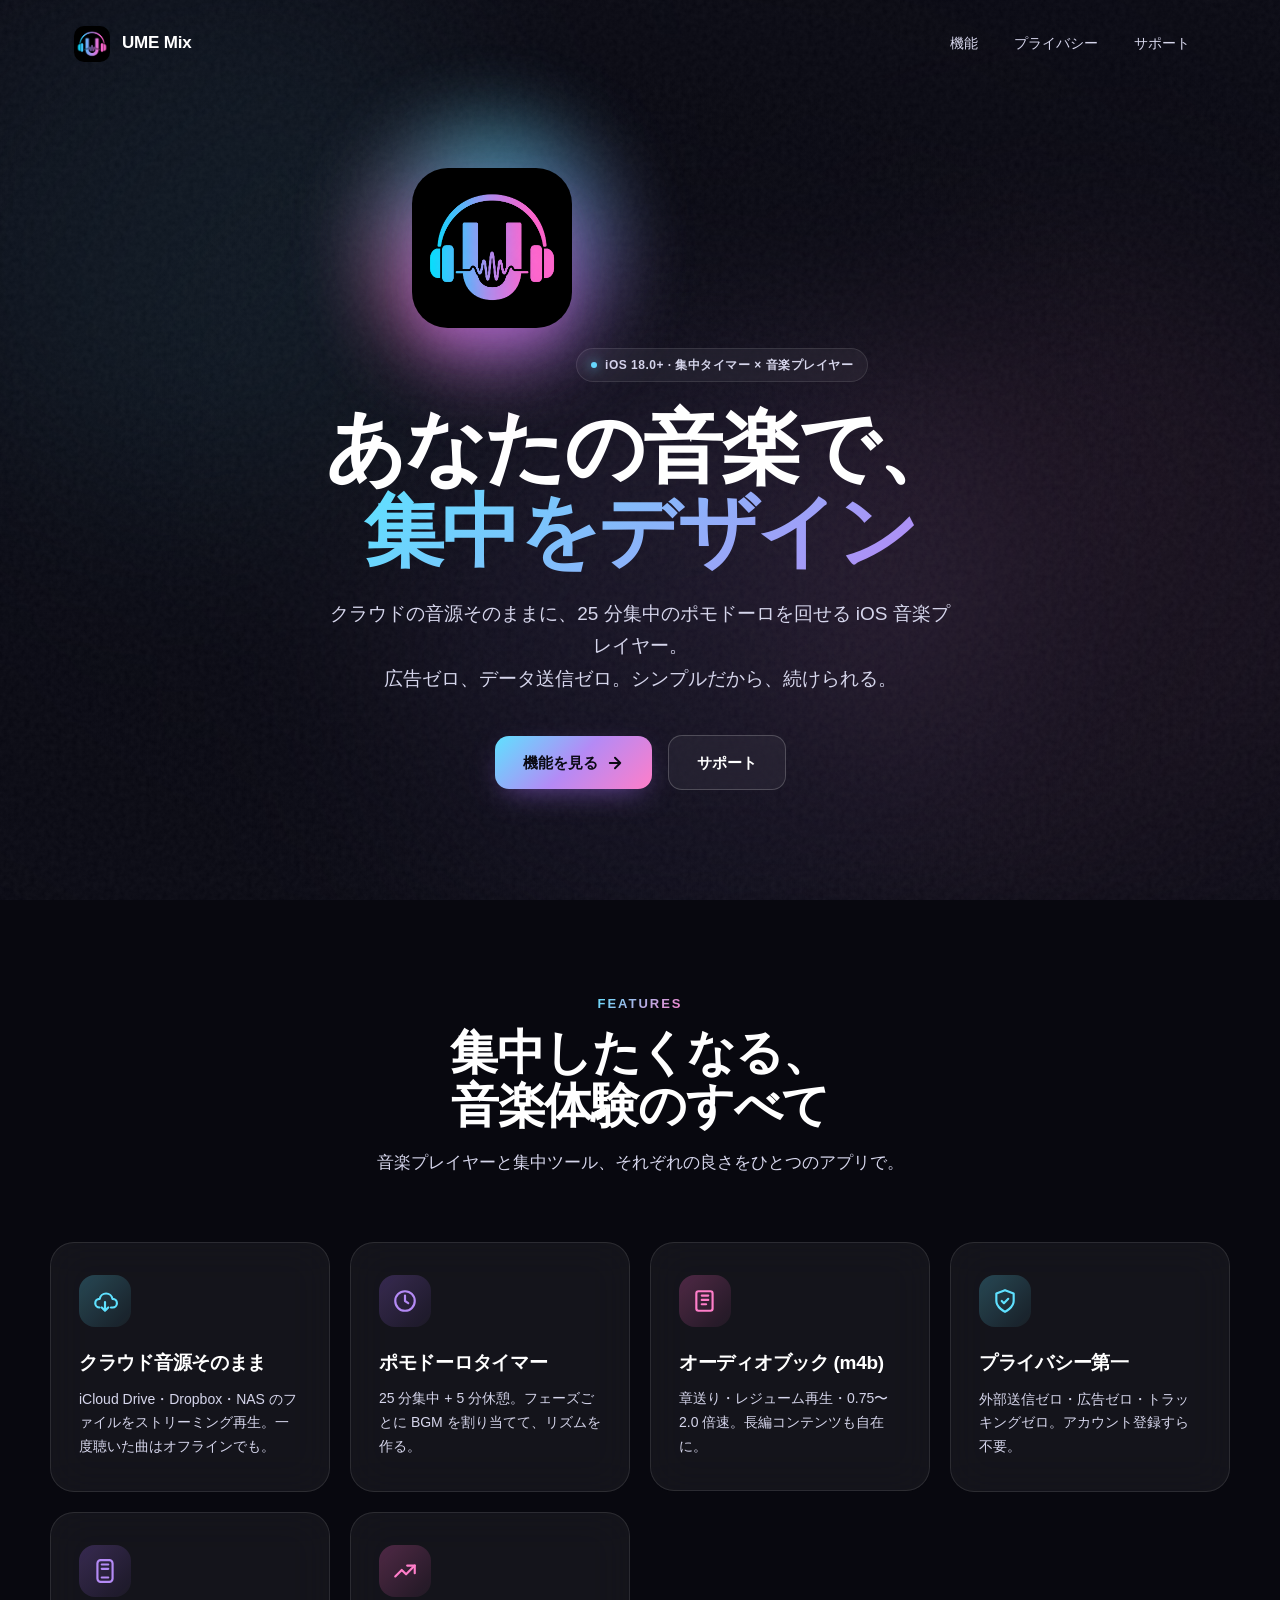
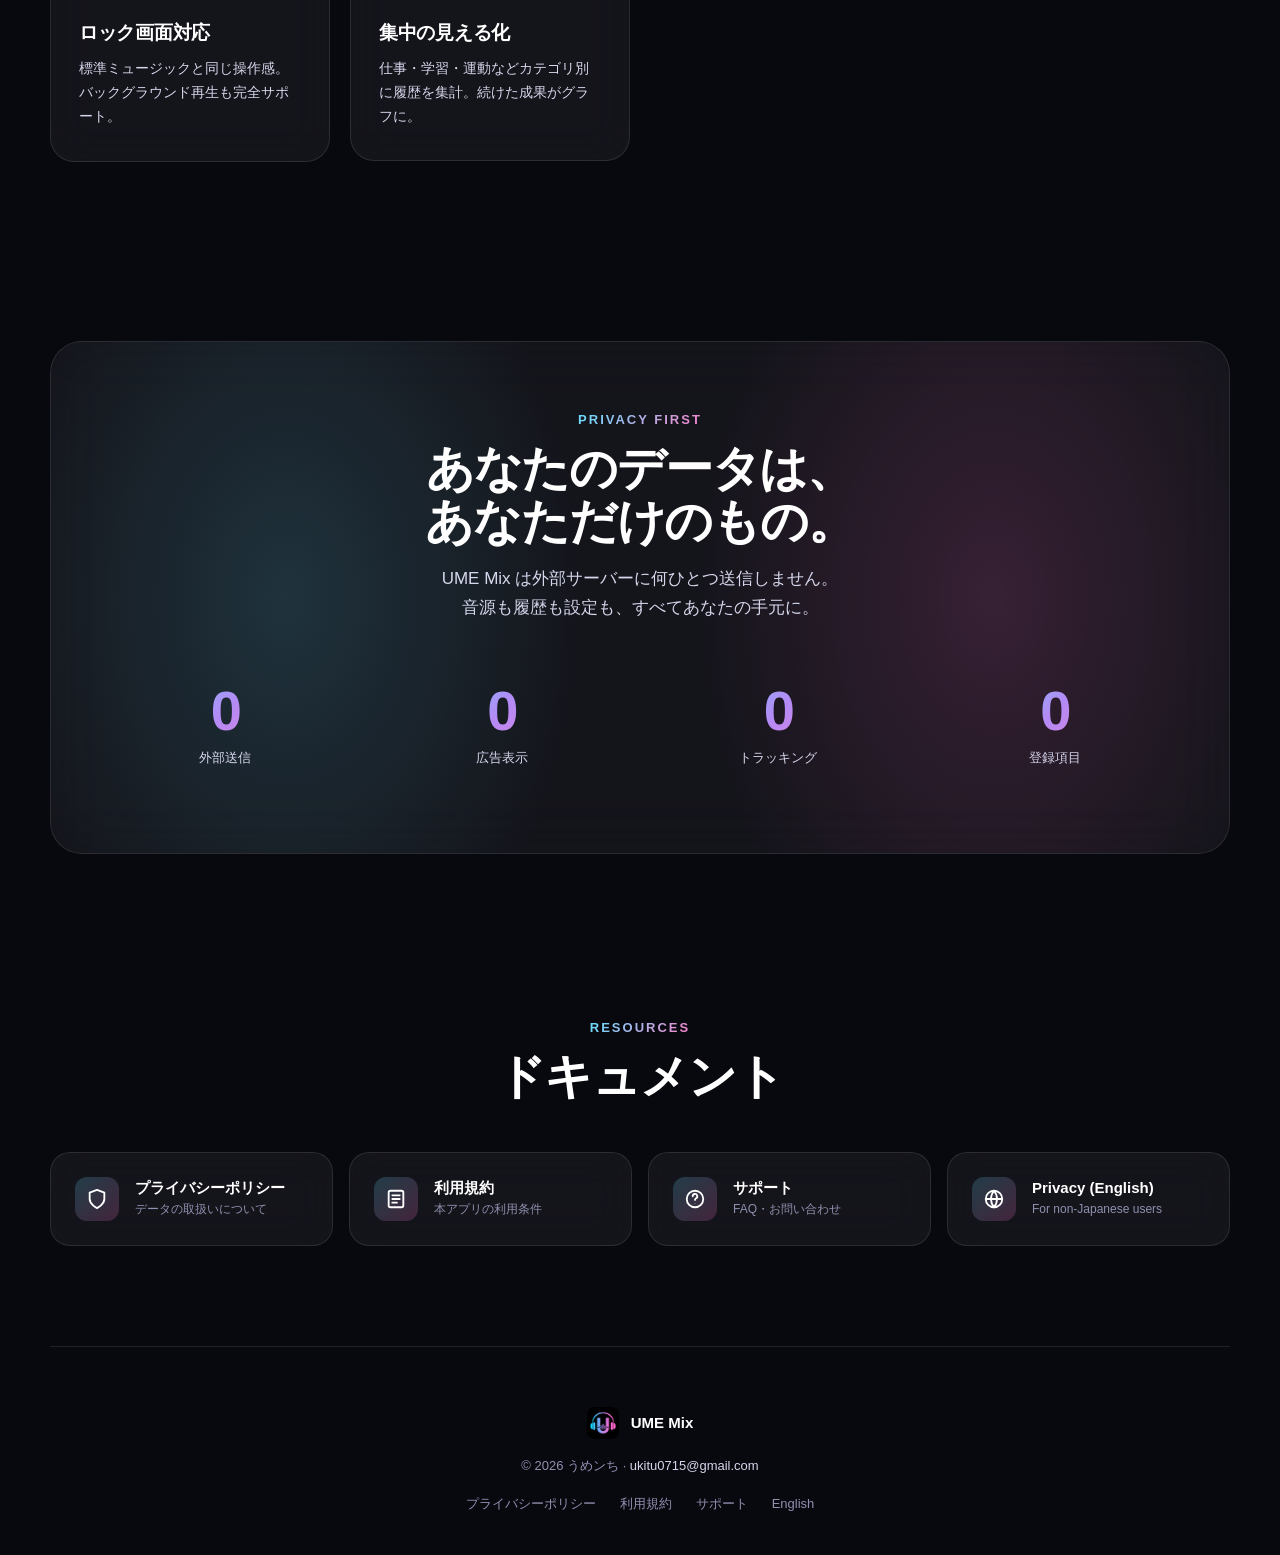
<file: index.html>
<!DOCTYPE html>
<html lang="ja">
<head>
    <meta charset="UTF-8">
    <meta name="viewport" content="width=device-width, initial-scale=1.0">
    <meta name="description" content="UME Mix - クラウドの音楽でポモドーロを回せる、集中タイマー付き音楽プレイヤー。広告ゼロ・データ送信ゼロ。iOS 18.0 以降。">
    <meta name="theme-color" content="#0a0a14">
    <meta property="og:title" content="UME Mix - 集中タイマー付き音楽プレイヤー">
    <meta property="og:description" content="クラウドの音楽でポモドーロを回せる、集中タイマー付き音楽プレイヤー">
    <meta property="og:image" content="app-icon.png">
    <link rel="icon" type="image/png" href="app-icon.png">
    <link rel="apple-touch-icon" href="app-icon.png">
    <title>UME Mix - 集中タイマー付き音楽プレイヤー</title>
    <style>
        :root {
            --bg: #08080f;
            --bg-soft: #12121c;
            --text: #ffffff;
            --text-sub: #d6d6ec;
            --text-mute: #9090b0;
            --cyan: #5fe1ff;
            --purple: #b48af5;
            --pink: #ff7ec9;
            --border: rgba(255, 255, 255, 0.10);
            --border-strong: rgba(255, 255, 255, 0.20);
            --glass: rgba(255, 255, 255, 0.05);
            --glass-strong: rgba(255, 255, 255, 0.10);
        }

        * {
            box-sizing: border-box;
            margin: 0;
            padding: 0;
        }

        html {
            scroll-behavior: smooth;
        }

        body {
            background: var(--bg);
            color: var(--text);
            font-family: "Inter", "Hiragino Sans", "Yu Gothic", -apple-system, BlinkMacSystemFont, sans-serif;
            font-size: 15px;
            line-height: 1.7;
            min-height: 100vh;
            overflow-x: hidden;
            -webkit-font-smoothing: antialiased;
            -moz-osx-font-smoothing: grayscale;
            position: relative;
        }

        /* ふわふわ動くグラデーションオーブ背景 */
        .bg-orbs {
            position: fixed;
            inset: 0;
            z-index: -1;
            overflow: hidden;
            pointer-events: none;
        }

        .orb {
            position: absolute;
            border-radius: 50%;
            filter: blur(100px);
            opacity: 0.22;
            mix-blend-mode: screen;
        }

        .orb-1 {
            top: -10%;
            left: -10%;
            width: 600px;
            height: 600px;
            background: var(--cyan);
            animation: drift1 22s ease-in-out infinite;
        }

        .orb-2 {
            top: 30%;
            right: -15%;
            width: 700px;
            height: 700px;
            background: var(--pink);
            animation: drift2 28s ease-in-out infinite;
        }

        .orb-3 {
            bottom: -10%;
            left: 30%;
            width: 650px;
            height: 650px;
            background: var(--purple);
            animation: drift3 25s ease-in-out infinite;
        }

        @keyframes drift1 {
            0%, 100% { transform: translate(0, 0) scale(1); }
            33% { transform: translate(120px, 80px) scale(1.15); }
            66% { transform: translate(-60px, 140px) scale(0.95); }
        }

        @keyframes drift2 {
            0%, 100% { transform: translate(0, 0) scale(1); }
            50% { transform: translate(-140px, 100px) scale(1.2); }
        }

        @keyframes drift3 {
            0%, 100% { transform: translate(0, 0) scale(1); }
            40% { transform: translate(100px, -80px) scale(0.9); }
            80% { transform: translate(-100px, 60px) scale(1.1); }
        }

        /* オーブの上に重ねる暗黒オーバーレイで全体を引き締めて文字を読みやすく */
        .bg-darken {
            position: fixed;
            inset: 0;
            z-index: -1;
            background:
                radial-gradient(ellipse at center, rgba(10, 10, 20, 0.15) 0%, rgba(10, 10, 20, 0.55) 70%, rgba(10, 10, 20, 0.75) 100%),
                linear-gradient(180deg, rgba(10, 10, 20, 0.4) 0%, rgba(10, 10, 20, 0.55) 100%);
            pointer-events: none;
        }

        /* ノイズオーバーレイで質感UP */
        .bg-noise {
            position: fixed;
            inset: 0;
            z-index: -1;
            background-image: url("data:image/svg+xml,%3Csvg viewBox='0 0 200 200' xmlns='http://www.w3.org/2000/svg'%3E%3Cfilter id='n'%3E%3CfeTurbulence type='fractalNoise' baseFrequency='0.85' numOctaves='3' stitchTiles='stitch'/%3E%3CfeColorMatrix values='0 0 0 0 1 0 0 0 0 1 0 0 0 0 1 0 0 0 0.12 0'/%3E%3C/filter%3E%3Crect width='100%25' height='100%25' filter='url(%23n)'/%3E%3C/svg%3E");
            opacity: 0.35;
            pointer-events: none;
        }

        .container {
            max-width: 1180px;
            margin: 0 auto;
            padding: 0 24px;
            position: relative;
            z-index: 1;
        }

        /* ナビ */
        .nav {
            display: flex;
            align-items: center;
            justify-content: space-between;
            padding: 24px 0;
        }

        .nav-brand {
            display: flex;
            align-items: center;
            gap: 12px;
            font-weight: 700;
            font-size: 17px;
            letter-spacing: -0.2px;
            text-decoration: none;
            color: var(--text);
        }

        .nav-brand img {
            width: 36px;
            height: 36px;
            border-radius: 10px;
        }

        .nav-links {
            display: flex;
            gap: 4px;
        }

        .nav-links a {
            padding: 8px 16px;
            border-radius: 10px;
            color: var(--text-sub);
            text-decoration: none;
            font-size: 14px;
            font-weight: 500;
            transition: all 0.2s;
        }

        .nav-links a:hover {
            color: var(--text);
            background: var(--glass);
        }

        /* ヒーロー */
        .hero {
            padding: 80px 0 120px;
            text-align: center;
            position: relative;
        }

        .hero-icon-wrap {
            position: relative;
            display: inline-block;
            margin-bottom: 40px;
            animation: floatHero 5s ease-in-out infinite;
        }

        @keyframes floatHero {
            0%, 100% { transform: translateY(0); }
            50% { transform: translateY(-10px); }
        }

        .hero-icon {
            width: 160px;
            height: 160px;
            border-radius: 36px;
            display: block;
            position: relative;
            z-index: 2;
            box-shadow:
                0 30px 60px -20px rgba(160, 107, 242, 0.5),
                0 20px 40px -15px rgba(255, 102, 196, 0.3);
        }

        /* アイコン背後の発光 */
        .hero-icon-wrap::before {
            content: "";
            position: absolute;
            inset: -40px;
            background: conic-gradient(from 0deg, var(--cyan), var(--purple), var(--pink), var(--cyan));
            border-radius: 50%;
            filter: blur(40px);
            opacity: 0.6;
            z-index: 1;
            animation: rotateBG 12s linear infinite;
        }

        @keyframes rotateBG {
            to { transform: rotate(360deg); }
        }

        .hero-eyebrow {
            display: inline-flex;
            align-items: center;
            gap: 8px;
            padding: 6px 14px;
            border-radius: 100px;
            background: var(--glass);
            border: 1px solid var(--border);
            font-size: 12px;
            font-weight: 600;
            color: var(--text-sub);
            letter-spacing: 0.5px;
            margin-bottom: 24px;
            backdrop-filter: blur(20px);
            -webkit-backdrop-filter: blur(20px);
        }

        .hero-eyebrow .dot {
            width: 6px;
            height: 6px;
            border-radius: 50%;
            background: var(--cyan);
            box-shadow: 0 0 12px var(--cyan);
            animation: pulse 2s ease-in-out infinite;
        }

        @keyframes pulse {
            0%, 100% { opacity: 1; }
            50% { opacity: 0.4; }
        }

        .hero h1 {
            font-size: clamp(40px, 7vw, 80px);
            font-weight: 800;
            letter-spacing: -2.5px;
            line-height: 1.05;
            margin-bottom: 24px;
        }

        .hero h1 .gradient-text {
            background: linear-gradient(135deg, var(--cyan) 0%, var(--purple) 50%, var(--pink) 100%);
            -webkit-background-clip: text;
            background-clip: text;
            -webkit-text-fill-color: transparent;
            color: transparent;
            background-size: 200% 200%;
            animation: gradientShift 8s ease infinite;
        }

        @keyframes gradientShift {
            0%, 100% { background-position: 0% 50%; }
            50% { background-position: 100% 50%; }
        }

        .hero-sub {
            font-size: clamp(16px, 1.5vw, 19px);
            color: var(--text-sub);
            max-width: 620px;
            margin: 0 auto 40px;
            line-height: 1.7;
        }

        .hero-cta {
            display: inline-flex;
            align-items: center;
            gap: 16px;
            flex-wrap: wrap;
            justify-content: center;
        }

        .btn {
            display: inline-flex;
            align-items: center;
            gap: 8px;
            padding: 14px 28px;
            border-radius: 14px;
            font-weight: 600;
            font-size: 15px;
            text-decoration: none;
            transition: all 0.3s cubic-bezier(0.4, 0, 0.2, 1);
            position: relative;
            overflow: hidden;
        }

        .btn-primary {
            background: linear-gradient(135deg, var(--cyan) 0%, var(--purple) 50%, var(--pink) 100%);
            color: #0a0a14;
            box-shadow: 0 10px 30px -10px rgba(160, 107, 242, 0.6);
        }

        .btn-primary:hover {
            transform: translateY(-2px);
            box-shadow: 0 15px 40px -10px rgba(255, 102, 196, 0.7);
        }

        .btn-ghost {
            background: var(--glass);
            border: 1px solid var(--border-strong);
            color: var(--text);
            backdrop-filter: blur(20px);
            -webkit-backdrop-filter: blur(20px);
        }

        .btn-ghost:hover {
            background: var(--glass-strong);
            transform: translateY(-2px);
        }

        .btn svg {
            width: 18px;
            height: 18px;
        }

        /* セクション見出し */
        .section-eyebrow {
            display: inline-block;
            font-size: 13px;
            font-weight: 600;
            letter-spacing: 2px;
            text-transform: uppercase;
            background: linear-gradient(135deg, var(--cyan), var(--pink));
            -webkit-background-clip: text;
            background-clip: text;
            -webkit-text-fill-color: transparent;
            margin-bottom: 12px;
        }

        .section-title {
            font-size: clamp(32px, 4vw, 48px);
            font-weight: 800;
            letter-spacing: -1.2px;
            line-height: 1.1;
            margin-bottom: 16px;
        }

        .section-lead {
            font-size: 17px;
            color: var(--text-sub);
            max-width: 600px;
            line-height: 1.7;
        }

        /* 機能セクション */
        .features {
            padding: 80px 0 100px;
        }

        .features-head {
            text-align: center;
            margin-bottom: 64px;
        }

        .features-head .section-lead {
            margin: 0 auto;
        }

        .features-grid {
            display: grid;
            grid-template-columns: repeat(auto-fit, minmax(280px, 1fr));
            gap: 20px;
        }

        .feature {
            background: var(--glass);
            border: 1px solid var(--border);
            border-radius: 24px;
            padding: 32px 28px;
            backdrop-filter: blur(20px);
            -webkit-backdrop-filter: blur(20px);
            transition: transform 0.4s cubic-bezier(0.4, 0, 0.2, 1),
                        background 0.4s cubic-bezier(0.4, 0, 0.2, 1),
                        border-color 0.4s cubic-bezier(0.4, 0, 0.2, 1);
            position: relative;
            overflow: hidden;
            animation: fadeUp 0.8s cubic-bezier(0.4, 0, 0.2, 1) both;
        }

        .feature-1 { animation-delay: 0.05s; }
        .feature-2 { animation-delay: 0.10s; }
        .feature-3 { animation-delay: 0.15s; }
        .feature-4 { animation-delay: 0.20s; }
        .feature-5 { animation-delay: 0.25s; }
        .feature-6 { animation-delay: 0.30s; }

        @keyframes fadeUp {
            from {
                opacity: 0;
                transform: translateY(24px);
            }
            to {
                opacity: 1;
                transform: translateY(0);
            }
        }

        .feature::before {
            content: "";
            position: absolute;
            inset: 0;
            border-radius: 24px;
            padding: 1px;
            background: linear-gradient(135deg, transparent 40%, var(--gradient-edge, transparent) 100%);
            -webkit-mask: linear-gradient(#000 0 0) content-box, linear-gradient(#000 0 0);
            mask: linear-gradient(#000 0 0) content-box, linear-gradient(#000 0 0);
            -webkit-mask-composite: xor;
            mask-composite: exclude;
            opacity: 0;
            transition: opacity 0.4s;
        }

        .feature:hover {
            transform: translateY(-6px);
            border-color: var(--border-strong);
            background: var(--glass-strong);
        }

        .feature:hover::before {
            opacity: 1;
        }

        .feature-1 { --gradient-edge: var(--cyan); }
        .feature-2 { --gradient-edge: var(--purple); }
        .feature-3 { --gradient-edge: var(--pink); }
        .feature-4 { --gradient-edge: var(--cyan); }
        .feature-5 { --gradient-edge: var(--purple); }
        .feature-6 { --gradient-edge: var(--pink); }

        .feature-icon {
            width: 52px;
            height: 52px;
            border-radius: 16px;
            display: flex;
            align-items: center;
            justify-content: center;
            margin-bottom: 20px;
            position: relative;
        }

        .feature-1 .feature-icon { background: linear-gradient(135deg, rgba(95, 225, 255, 0.25), rgba(95, 225, 255, 0.05)); color: var(--cyan); }
        .feature-2 .feature-icon { background: linear-gradient(135deg, rgba(160, 107, 242, 0.25), rgba(160, 107, 242, 0.05)); color: var(--purple); }
        .feature-3 .feature-icon { background: linear-gradient(135deg, rgba(255, 102, 196, 0.25), rgba(255, 102, 196, 0.05)); color: var(--pink); }
        .feature-4 .feature-icon { background: linear-gradient(135deg, rgba(95, 225, 255, 0.25), rgba(95, 225, 255, 0.05)); color: var(--cyan); }
        .feature-5 .feature-icon { background: linear-gradient(135deg, rgba(160, 107, 242, 0.25), rgba(160, 107, 242, 0.05)); color: var(--purple); }
        .feature-6 .feature-icon { background: linear-gradient(135deg, rgba(255, 102, 196, 0.25), rgba(255, 102, 196, 0.05)); color: var(--pink); }

        .feature-icon svg {
            width: 26px;
            height: 26px;
            stroke-width: 2;
            stroke-linecap: round;
            stroke-linejoin: round;
            fill: none;
            stroke: currentColor;
        }

        .feature-title {
            font-size: 19px;
            font-weight: 700;
            letter-spacing: -0.3px;
            margin-bottom: 8px;
        }

        .feature-desc {
            font-size: 14px;
            color: var(--text-sub);
            line-height: 1.7;
        }

        /* プライバシー強調セクション */
        .privacy-section {
            padding: 80px 0;
        }

        .privacy-card {
            background: var(--glass);
            border: 1px solid var(--border);
            border-radius: 32px;
            padding: 64px 48px;
            text-align: center;
            backdrop-filter: blur(30px);
            -webkit-backdrop-filter: blur(30px);
            position: relative;
            overflow: hidden;
        }

        .privacy-card::before {
            content: "";
            position: absolute;
            top: -50%;
            left: -10%;
            width: 60%;
            height: 200%;
            background: radial-gradient(ellipse, rgba(95, 225, 255, 0.15) 0%, transparent 60%);
            pointer-events: none;
        }

        .privacy-card::after {
            content: "";
            position: absolute;
            bottom: -50%;
            right: -10%;
            width: 60%;
            height: 200%;
            background: radial-gradient(ellipse, rgba(255, 102, 196, 0.15) 0%, transparent 60%);
            pointer-events: none;
        }

        .privacy-card > * {
            position: relative;
            z-index: 1;
        }

        .privacy-stat-grid {
            display: grid;
            grid-template-columns: repeat(auto-fit, minmax(160px, 1fr));
            gap: 24px;
            margin-top: 40px;
        }

        .privacy-stat {
            padding: 20px;
        }

        .privacy-stat-value {
            font-size: 56px;
            font-weight: 800;
            letter-spacing: -2px;
            line-height: 1;
            background: linear-gradient(135deg, var(--cyan), var(--purple), var(--pink));
            -webkit-background-clip: text;
            background-clip: text;
            -webkit-text-fill-color: transparent;
            margin-bottom: 8px;
        }

        .privacy-stat-label {
            font-size: 13px;
            color: var(--text-sub);
            font-weight: 500;
        }

        /* リソース／ドキュメントリンク */
        .resources {
            padding: 80px 0 100px;
        }

        .resources-head {
            text-align: center;
            margin-bottom: 48px;
        }

        .resource-grid {
            display: grid;
            grid-template-columns: repeat(auto-fit, minmax(220px, 1fr));
            gap: 16px;
        }

        .resource-card {
            display: flex;
            align-items: center;
            gap: 16px;
            padding: 24px;
            background: var(--glass);
            border: 1px solid var(--border);
            border-radius: 20px;
            text-decoration: none;
            color: var(--text);
            transition: all 0.3s cubic-bezier(0.4, 0, 0.2, 1);
            backdrop-filter: blur(20px);
            -webkit-backdrop-filter: blur(20px);
        }

        .resource-card:hover {
            transform: translateY(-4px);
            border-color: var(--border-strong);
            background: var(--glass-strong);
        }

        .resource-icon {
            width: 44px;
            height: 44px;
            border-radius: 12px;
            background: linear-gradient(135deg, rgba(95, 225, 255, 0.2), rgba(255, 102, 196, 0.2));
            display: flex;
            align-items: center;
            justify-content: center;
            flex-shrink: 0;
            color: var(--text);
        }

        .resource-icon svg {
            width: 22px;
            height: 22px;
            stroke-width: 2;
            stroke-linecap: round;
            stroke-linejoin: round;
            fill: none;
            stroke: currentColor;
        }

        .resource-title {
            font-size: 15px;
            font-weight: 600;
            line-height: 1.3;
        }

        .resource-sub {
            font-size: 12px;
            color: var(--text-mute);
            margin-top: 2px;
        }

        /* フッター */
        .footer {
            padding: 60px 0 40px;
            border-top: 1px solid var(--border);
            text-align: center;
        }

        .footer-brand {
            display: inline-flex;
            align-items: center;
            gap: 12px;
            margin-bottom: 16px;
        }

        .footer-brand img {
            width: 32px;
            height: 32px;
            border-radius: 8px;
        }

        .footer-text {
            font-size: 13px;
            color: var(--text-mute);
            margin-bottom: 16px;
        }

        .footer-links {
            display: flex;
            gap: 24px;
            justify-content: center;
            flex-wrap: wrap;
            font-size: 13px;
        }

        .footer-links a {
            color: var(--text-mute);
            text-decoration: none;
            transition: color 0.2s;
        }

        .footer-links a:hover {
            color: var(--text);
        }

        /* モバイル */
        @media (max-width: 720px) {
            .hero {
                padding: 40px 0 80px;
            }

            .hero-icon {
                width: 130px;
                height: 130px;
            }

            .nav-links {
                display: none;
            }

            .privacy-card {
                padding: 40px 24px;
                border-radius: 24px;
            }

            .privacy-stat-value {
                font-size: 44px;
            }
        }
    </style>
</head>
<body>
    <div class="bg-orbs">
        <div class="orb orb-1"></div>
        <div class="orb orb-2"></div>
        <div class="orb orb-3"></div>
    </div>
    <div class="bg-darken"></div>
    <div class="bg-noise"></div>

    <header class="container">
        <nav class="nav">
            <a class="nav-brand" href="index.html">
                <img src="app-icon.png" alt="UME Mix">
                UME Mix
            </a>
            <div class="nav-links">
                <a href="#features">機能</a>
                <a href="#privacy">プライバシー</a>
                <a href="support.html">サポート</a>
            </div>
        </nav>
    </header>

    <main>
        <!-- ヒーロー -->
        <section class="container hero">
            <div class="hero-icon-wrap">
                <img class="hero-icon" src="app-icon.png" alt="UME Mix app icon">
            </div>
            <div class="hero-eyebrow">
                <span class="dot"></span>
                iOS 18.0+ · 集中タイマー × 音楽プレイヤー
            </div>
            <h1>
                あなたの音楽で、<br>
                <span class="gradient-text">集中をデザイン</span>
            </h1>
            <p class="hero-sub">
                クラウドの音源そのままに、25 分集中のポモドーロを回せる iOS 音楽プレイヤー。<br>
                広告ゼロ、データ送信ゼロ。シンプルだから、続けられる。
            </p>
            <div class="hero-cta">
                <a class="btn btn-primary" href="#features">
                    機能を見る
                    <svg viewBox="0 0 24 24" fill="none" stroke="currentColor" stroke-width="2.5" stroke-linecap="round" stroke-linejoin="round">
                        <path d="M5 12h14M12 5l7 7-7 7"/>
                    </svg>
                </a>
                <a class="btn btn-ghost" href="support.html">
                    サポート
                </a>
            </div>
        </section>

        <!-- 機能 -->
        <section class="container features" id="features">
            <div class="features-head">
                <div class="section-eyebrow">Features</div>
                <h2 class="section-title">集中したくなる、<br>音楽体験のすべて</h2>
                <p class="section-lead">音楽プレイヤーと集中ツール、それぞれの良さをひとつのアプリで。</p>
            </div>
            <div class="features-grid">
                <div class="feature feature-1">
                    <div class="feature-icon">
                        <svg viewBox="0 0 24 24"><path d="M7 18a4 4 0 1 1 0-8h.1a6 6 0 0 1 11.8 0H19a4 4 0 0 1 0 8h-1.5"/><path d="M12 13v8m-3-3l3 3 3-3"/></svg>
                    </div>
                    <h3 class="feature-title">クラウド音源そのまま</h3>
                    <p class="feature-desc">iCloud Drive・Dropbox・NAS のファイルをストリーミング再生。一度聴いた曲はオフラインでも。</p>
                </div>
                <div class="feature feature-2">
                    <div class="feature-icon">
                        <svg viewBox="0 0 24 24"><circle cx="12" cy="12" r="9"/><path d="M12 7v5l3 2"/></svg>
                    </div>
                    <h3 class="feature-title">ポモドーロタイマー</h3>
                    <p class="feature-desc">25 分集中 + 5 分休憩。フェーズごとに BGM を割り当てて、リズムを作る。</p>
                </div>
                <div class="feature feature-3">
                    <div class="feature-icon">
                        <svg viewBox="0 0 24 24"><path d="M4 19V5a2 2 0 0 1 2-2h11a2 2 0 0 1 2 2v14a2 2 0 0 1-2 2H6a2 2 0 0 1-2-2z"/><path d="M9 7h6M9 11h6M9 15h4"/></svg>
                    </div>
                    <h3 class="feature-title">オーディオブック (m4b)</h3>
                    <p class="feature-desc">章送り・レジューム再生・0.75〜2.0 倍速。長編コンテンツも自在に。</p>
                </div>
                <div class="feature feature-4">
                    <div class="feature-icon">
                        <svg viewBox="0 0 24 24"><path d="M12 22s8-4 8-10V5l-8-3-8 3v7c0 6 8 10 8 10z"/><path d="M9 12l2 2 4-4"/></svg>
                    </div>
                    <h3 class="feature-title">プライバシー第一</h3>
                    <p class="feature-desc">外部送信ゼロ・広告ゼロ・トラッキングゼロ。アカウント登録すら不要。</p>
                </div>
                <div class="feature feature-5">
                    <div class="feature-icon">
                        <svg viewBox="0 0 24 24"><rect x="5" y="2" width="14" height="20" rx="3"/><path d="M9 18h6"/><path d="M9 6h6M9 10h6"/></svg>
                    </div>
                    <h3 class="feature-title">ロック画面対応</h3>
                    <p class="feature-desc">標準ミュージックと同じ操作感。バックグラウンド再生も完全サポート。</p>
                </div>
                <div class="feature feature-6">
                    <div class="feature-icon">
                        <svg viewBox="0 0 24 24"><path d="M3 17l6-6 4 4 8-8"/><path d="M14 7h7v7"/></svg>
                    </div>
                    <h3 class="feature-title">集中の見える化</h3>
                    <p class="feature-desc">仕事・学習・運動などカテゴリ別に履歴を集計。続けた成果がグラフに。</p>
                </div>
            </div>
        </section>

        <!-- プライバシー強調 -->
        <section class="container privacy-section" id="privacy">
            <div class="privacy-card">
                <div class="section-eyebrow">Privacy First</div>
                <h2 class="section-title">あなたのデータは、<br>あなただけのもの。</h2>
                <p class="section-lead" style="margin: 16px auto 0;">UME Mix は外部サーバーに何ひとつ送信しません。<br>音源も履歴も設定も、すべてあなたの手元に。</p>
                <div class="privacy-stat-grid">
                    <div class="privacy-stat">
                        <div class="privacy-stat-value">0</div>
                        <div class="privacy-stat-label">外部送信</div>
                    </div>
                    <div class="privacy-stat">
                        <div class="privacy-stat-value">0</div>
                        <div class="privacy-stat-label">広告表示</div>
                    </div>
                    <div class="privacy-stat">
                        <div class="privacy-stat-value">0</div>
                        <div class="privacy-stat-label">トラッキング</div>
                    </div>
                    <div class="privacy-stat">
                        <div class="privacy-stat-value">0</div>
                        <div class="privacy-stat-label">登録項目</div>
                    </div>
                </div>
            </div>
        </section>

        <!-- リソース -->
        <section class="container resources" id="resources">
            <div class="resources-head">
                <div class="section-eyebrow">Resources</div>
                <h2 class="section-title">ドキュメント</h2>
            </div>
            <div class="resource-grid">
                <a class="resource-card" href="privacy.html">
                    <div class="resource-icon">
                        <svg viewBox="0 0 24 24"><path d="M12 22s8-4 8-10V5l-8-3-8 3v7c0 6 8 10 8 10z"/></svg>
                    </div>
                    <div>
                        <div class="resource-title">プライバシーポリシー</div>
                        <div class="resource-sub">データの取扱いについて</div>
                    </div>
                </a>
                <a class="resource-card" href="terms.html">
                    <div class="resource-icon">
                        <svg viewBox="0 0 24 24"><rect x="4" y="3" width="16" height="18" rx="2"/><path d="M8 8h8M8 12h8M8 16h5"/></svg>
                    </div>
                    <div>
                        <div class="resource-title">利用規約</div>
                        <div class="resource-sub">本アプリの利用条件</div>
                    </div>
                </a>
                <a class="resource-card" href="support.html">
                    <div class="resource-icon">
                        <svg viewBox="0 0 24 24"><circle cx="12" cy="12" r="9"/><path d="M9.5 9a2.5 2.5 0 1 1 3.7 2.2c-.8.5-1.2 1-1.2 1.8"/><circle cx="12" cy="17" r="0.5" fill="currentColor" stroke="none"/></svg>
                    </div>
                    <div>
                        <div class="resource-title">サポート</div>
                        <div class="resource-sub">FAQ・お問い合わせ</div>
                    </div>
                </a>
                <a class="resource-card" href="privacy_en.html">
                    <div class="resource-icon">
                        <svg viewBox="0 0 24 24"><circle cx="12" cy="12" r="9"/><path d="M3 12h18M12 3a14 14 0 0 1 0 18M12 3a14 14 0 0 0 0 18"/></svg>
                    </div>
                    <div>
                        <div class="resource-title">Privacy (English)</div>
                        <div class="resource-sub">For non-Japanese users</div>
                    </div>
                </a>
            </div>
        </section>
    </main>

    <footer class="footer container">
        <div class="footer-brand">
            <img src="app-icon.png" alt="UME Mix">
            <span style="font-weight: 700; font-size: 15px;">UME Mix</span>
        </div>
        <div class="footer-text">
            © 2026 うめンち · <a href="mailto:ukitu0715@gmail.com" style="color: var(--text-sub); text-decoration: none;">ukitu0715@gmail.com</a>
        </div>
        <div class="footer-links">
            <a href="privacy.html">プライバシーポリシー</a>
            <a href="terms.html">利用規約</a>
            <a href="support.html">サポート</a>
            <a href="privacy_en.html">English</a>
        </div>
    </footer>

    <script>
        // ヒーローへのスクロール時、上部ナビに微妙なグラスを乗せる
        const header = document.querySelector('header.container');
        if (header) {
            const onScroll = () => {
                if (window.scrollY > 8) {
                    header.style.position = 'sticky';
                    header.style.top = '0';
                    header.style.zIndex = '50';
                    header.style.backdropFilter = 'blur(20px)';
                    header.style.background = 'rgba(10, 10, 20, 0.6)';
                } else {
                    header.style.background = 'transparent';
                    header.style.backdropFilter = 'none';
                }
            };
            window.addEventListener('scroll', onScroll, { passive: true });
            onScroll();
        }
    </script>
</body>
</html>
</file>
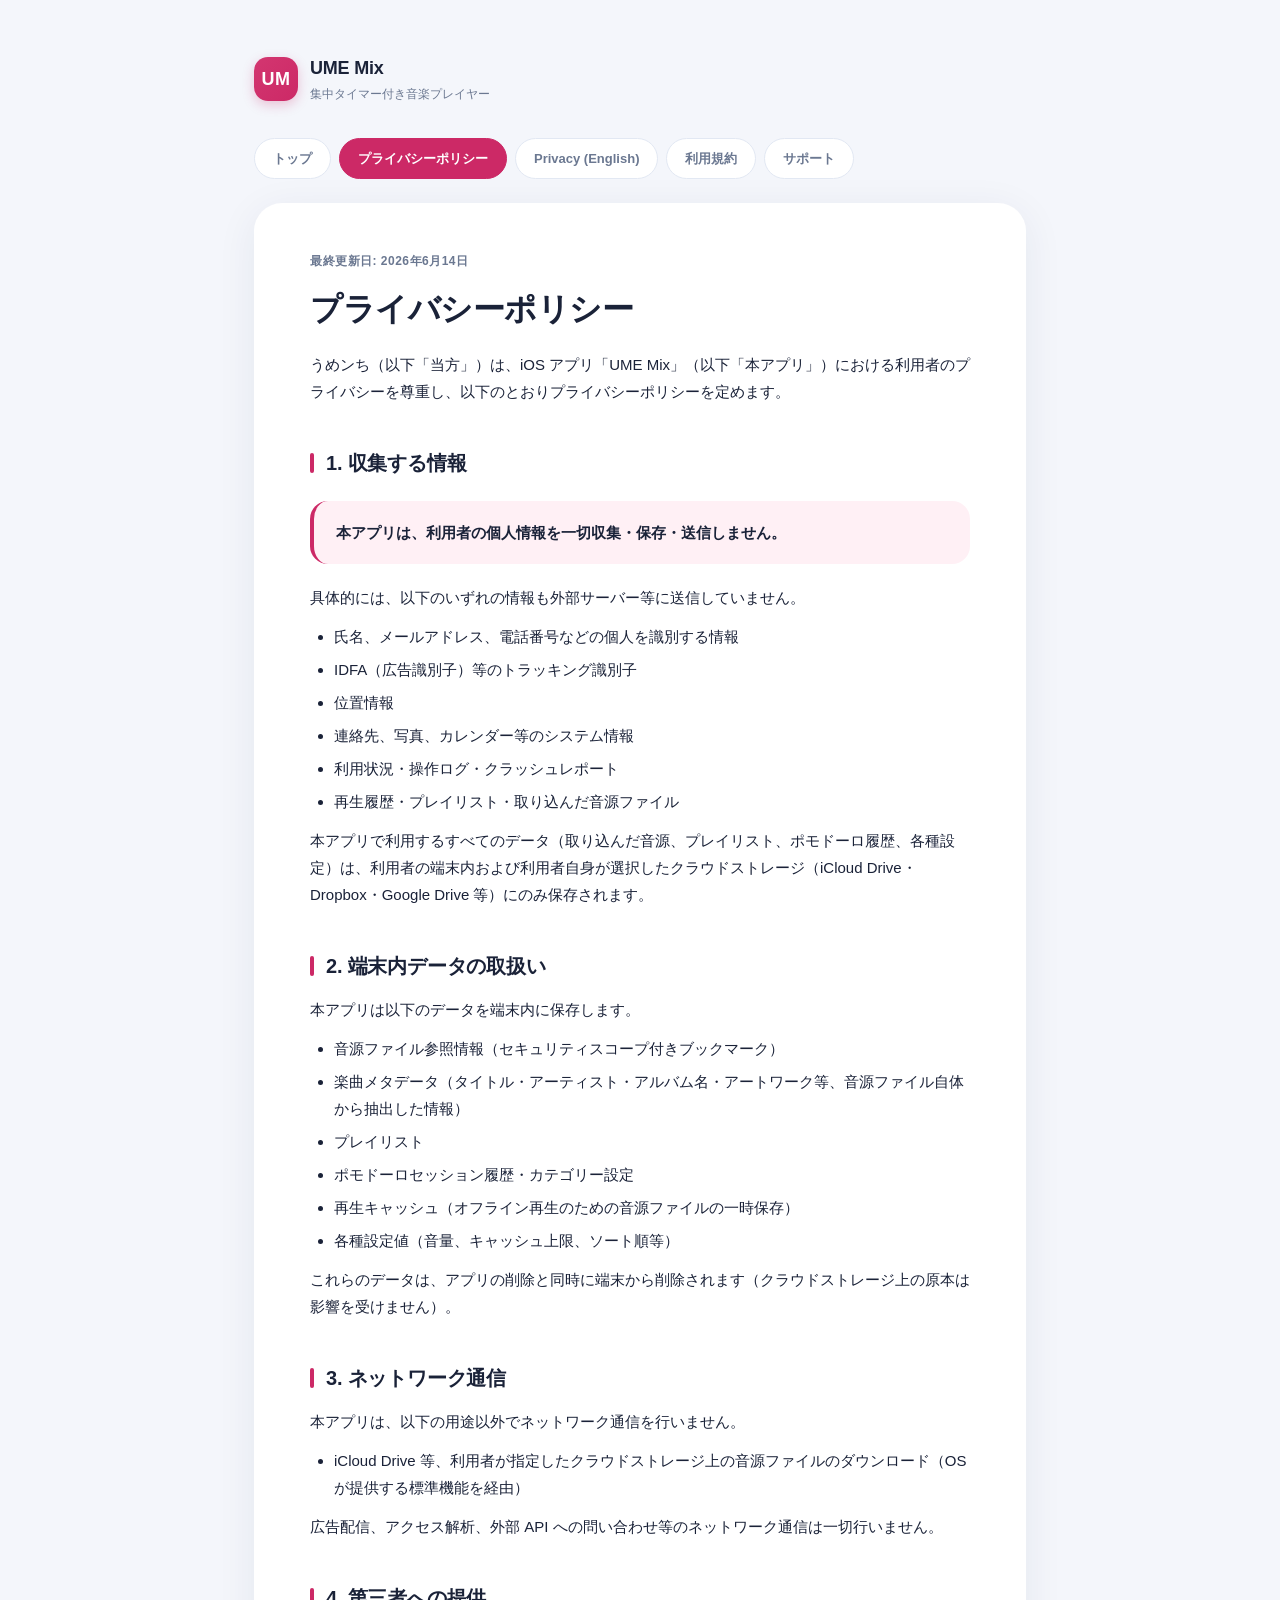
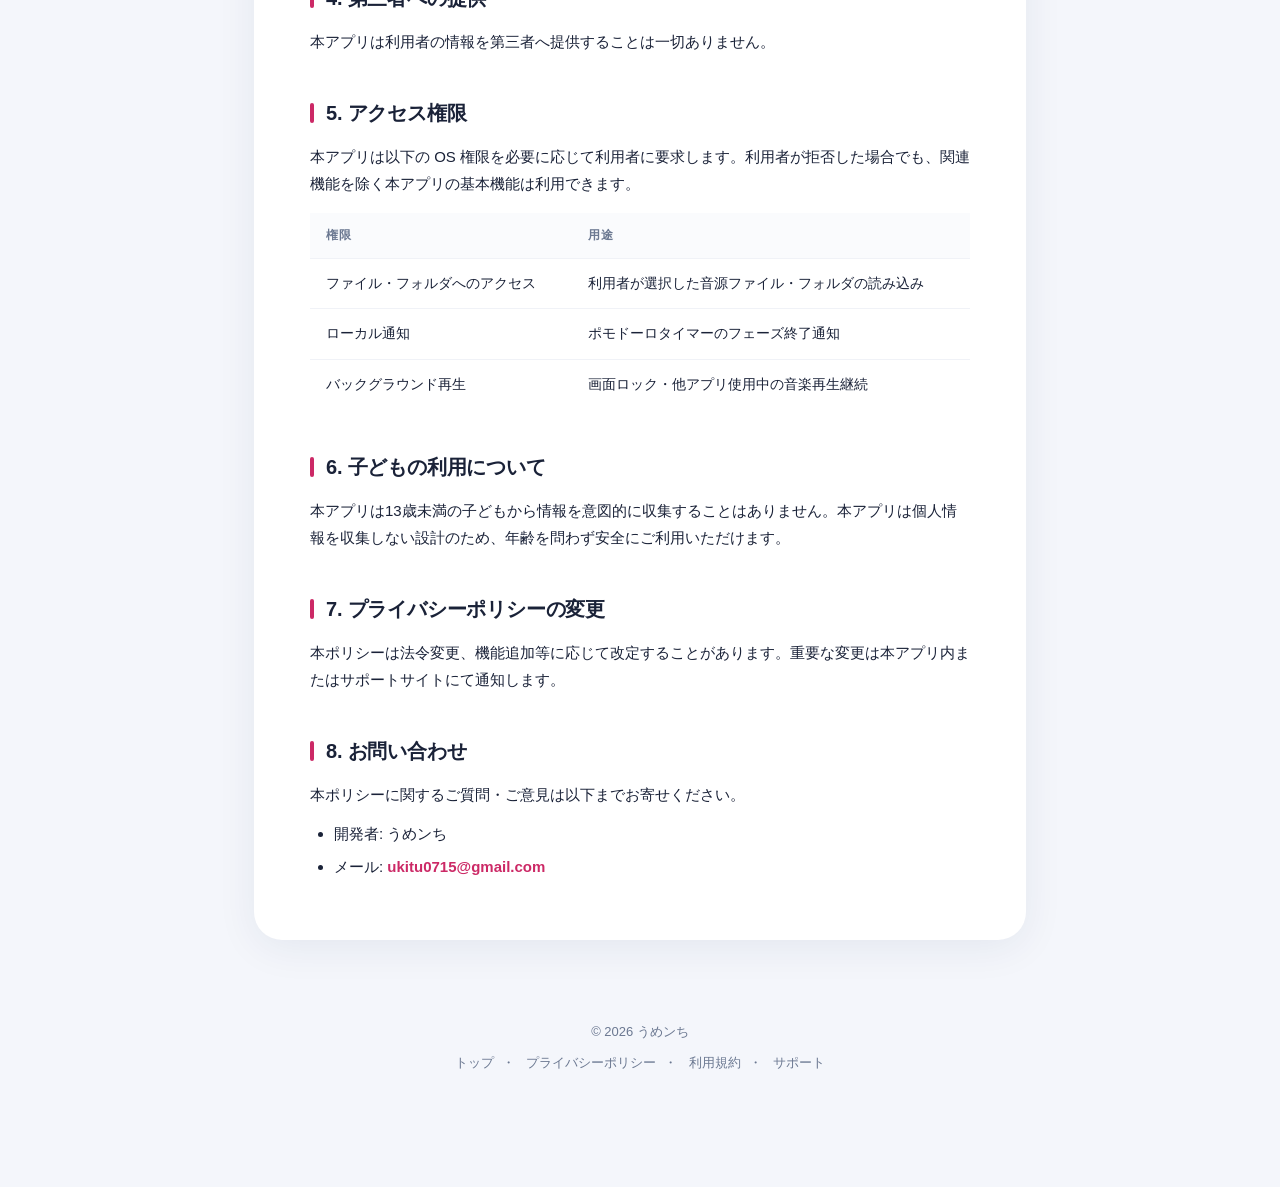
<file: privacy.html>
<!DOCTYPE html>
<html lang="ja">
<head>
    <meta charset="UTF-8">
    <meta name="viewport" content="width=device-width, initial-scale=1.0">
    <meta name="description" content="UME Mix のプライバシーポリシー。データを一切収集・送信しない、プライバシー特化型 iOS 音楽プレイヤー。">
    <title>プライバシーポリシー - UME Mix</title>
    <link rel="stylesheet" href="style.css">
</head>
<body>
    <div class="container">
        <header class="site-header">
            <div class="logo-mark">UM</div>
            <div>
                <div class="brand-name">UME Mix</div>
                <div class="brand-sub">集中タイマー付き音楽プレイヤー</div>
            </div>
        </header>

        <nav class="doc-nav">
            <a href="index.html">トップ</a>
            <a href="privacy.html" class="active">プライバシーポリシー</a>
            <a href="privacy_en.html">Privacy (English)</a>
            <a href="terms.html">利用規約</a>
            <a href="support.html">サポート</a>
        </nav>

        <main class="doc-card">
            <div class="doc-meta">最終更新日: 2026年6月14日</div>
            <h1 class="doc-title">プライバシーポリシー</h1>
            <p class="doc-lead">
                うめンち（以下「当方」）は、iOS アプリ「UME Mix」（以下「本アプリ」）における利用者のプライバシーを尊重し、以下のとおりプライバシーポリシーを定めます。
            </p>

            <h2>1. 収集する情報</h2>
            <div class="callout">
                <p><strong>本アプリは、利用者の個人情報を一切収集・保存・送信しません。</strong></p>
            </div>
            <p>具体的には、以下のいずれの情報も外部サーバー等に送信していません。</p>
            <ul>
                <li>氏名、メールアドレス、電話番号などの個人を識別する情報</li>
                <li>IDFA（広告識別子）等のトラッキング識別子</li>
                <li>位置情報</li>
                <li>連絡先、写真、カレンダー等のシステム情報</li>
                <li>利用状況・操作ログ・クラッシュレポート</li>
                <li>再生履歴・プレイリスト・取り込んだ音源ファイル</li>
            </ul>
            <p>本アプリで利用するすべてのデータ（取り込んだ音源、プレイリスト、ポモドーロ履歴、各種設定）は、利用者の端末内および利用者自身が選択したクラウドストレージ（iCloud Drive・Dropbox・Google Drive 等）にのみ保存されます。</p>

            <h2>2. 端末内データの取扱い</h2>
            <p>本アプリは以下のデータを端末内に保存します。</p>
            <ul>
                <li>音源ファイル参照情報（セキュリティスコープ付きブックマーク）</li>
                <li>楽曲メタデータ（タイトル・アーティスト・アルバム名・アートワーク等、音源ファイル自体から抽出した情報）</li>
                <li>プレイリスト</li>
                <li>ポモドーロセッション履歴・カテゴリー設定</li>
                <li>再生キャッシュ（オフライン再生のための音源ファイルの一時保存）</li>
                <li>各種設定値（音量、キャッシュ上限、ソート順等）</li>
            </ul>
            <p>これらのデータは、アプリの削除と同時に端末から削除されます（クラウドストレージ上の原本は影響を受けません）。</p>

            <h2>3. ネットワーク通信</h2>
            <p>本アプリは、以下の用途以外でネットワーク通信を行いません。</p>
            <ul>
                <li>iCloud Drive 等、利用者が指定したクラウドストレージ上の音源ファイルのダウンロード（OS が提供する標準機能を経由）</li>
            </ul>
            <p>広告配信、アクセス解析、外部 API への問い合わせ等のネットワーク通信は一切行いません。</p>

            <h2>4. 第三者への提供</h2>
            <p>本アプリは利用者の情報を第三者へ提供することは一切ありません。</p>

            <h2>5. アクセス権限</h2>
            <p>本アプリは以下の OS 権限を必要に応じて利用者に要求します。利用者が拒否した場合でも、関連機能を除く本アプリの基本機能は利用できます。</p>
            <table>
                <thead>
                    <tr>
                        <th>権限</th>
                        <th>用途</th>
                    </tr>
                </thead>
                <tbody>
                    <tr>
                        <td>ファイル・フォルダへのアクセス</td>
                        <td>利用者が選択した音源ファイル・フォルダの読み込み</td>
                    </tr>
                    <tr>
                        <td>ローカル通知</td>
                        <td>ポモドーロタイマーのフェーズ終了通知</td>
                    </tr>
                    <tr>
                        <td>バックグラウンド再生</td>
                        <td>画面ロック・他アプリ使用中の音楽再生継続</td>
                    </tr>
                </tbody>
            </table>

            <h2>6. 子どもの利用について</h2>
            <p>本アプリは13歳未満の子どもから情報を意図的に収集することはありません。本アプリは個人情報を収集しない設計のため、年齢を問わず安全にご利用いただけます。</p>

            <h2>7. プライバシーポリシーの変更</h2>
            <p>本ポリシーは法令変更、機能追加等に応じて改定することがあります。重要な変更は本アプリ内またはサポートサイトにて通知します。</p>

            <h2>8. お問い合わせ</h2>
            <p>本ポリシーに関するご質問・ご意見は以下までお寄せください。</p>
            <ul>
                <li>開発者: うめンち</li>
                <li>メール: <a href="mailto:ukitu0715@gmail.com">ukitu0715@gmail.com</a></li>
            </ul>
        </main>

        <footer class="site-footer">
            <div>© 2026 うめンち</div>
            <div style="margin-top: 8px;">
                <a href="index.html">トップ</a>・
                <a href="privacy.html">プライバシーポリシー</a>・
                <a href="terms.html">利用規約</a>・
                <a href="support.html">サポート</a>
            </div>
        </footer>
    </div>
</body>
</html>
</file>
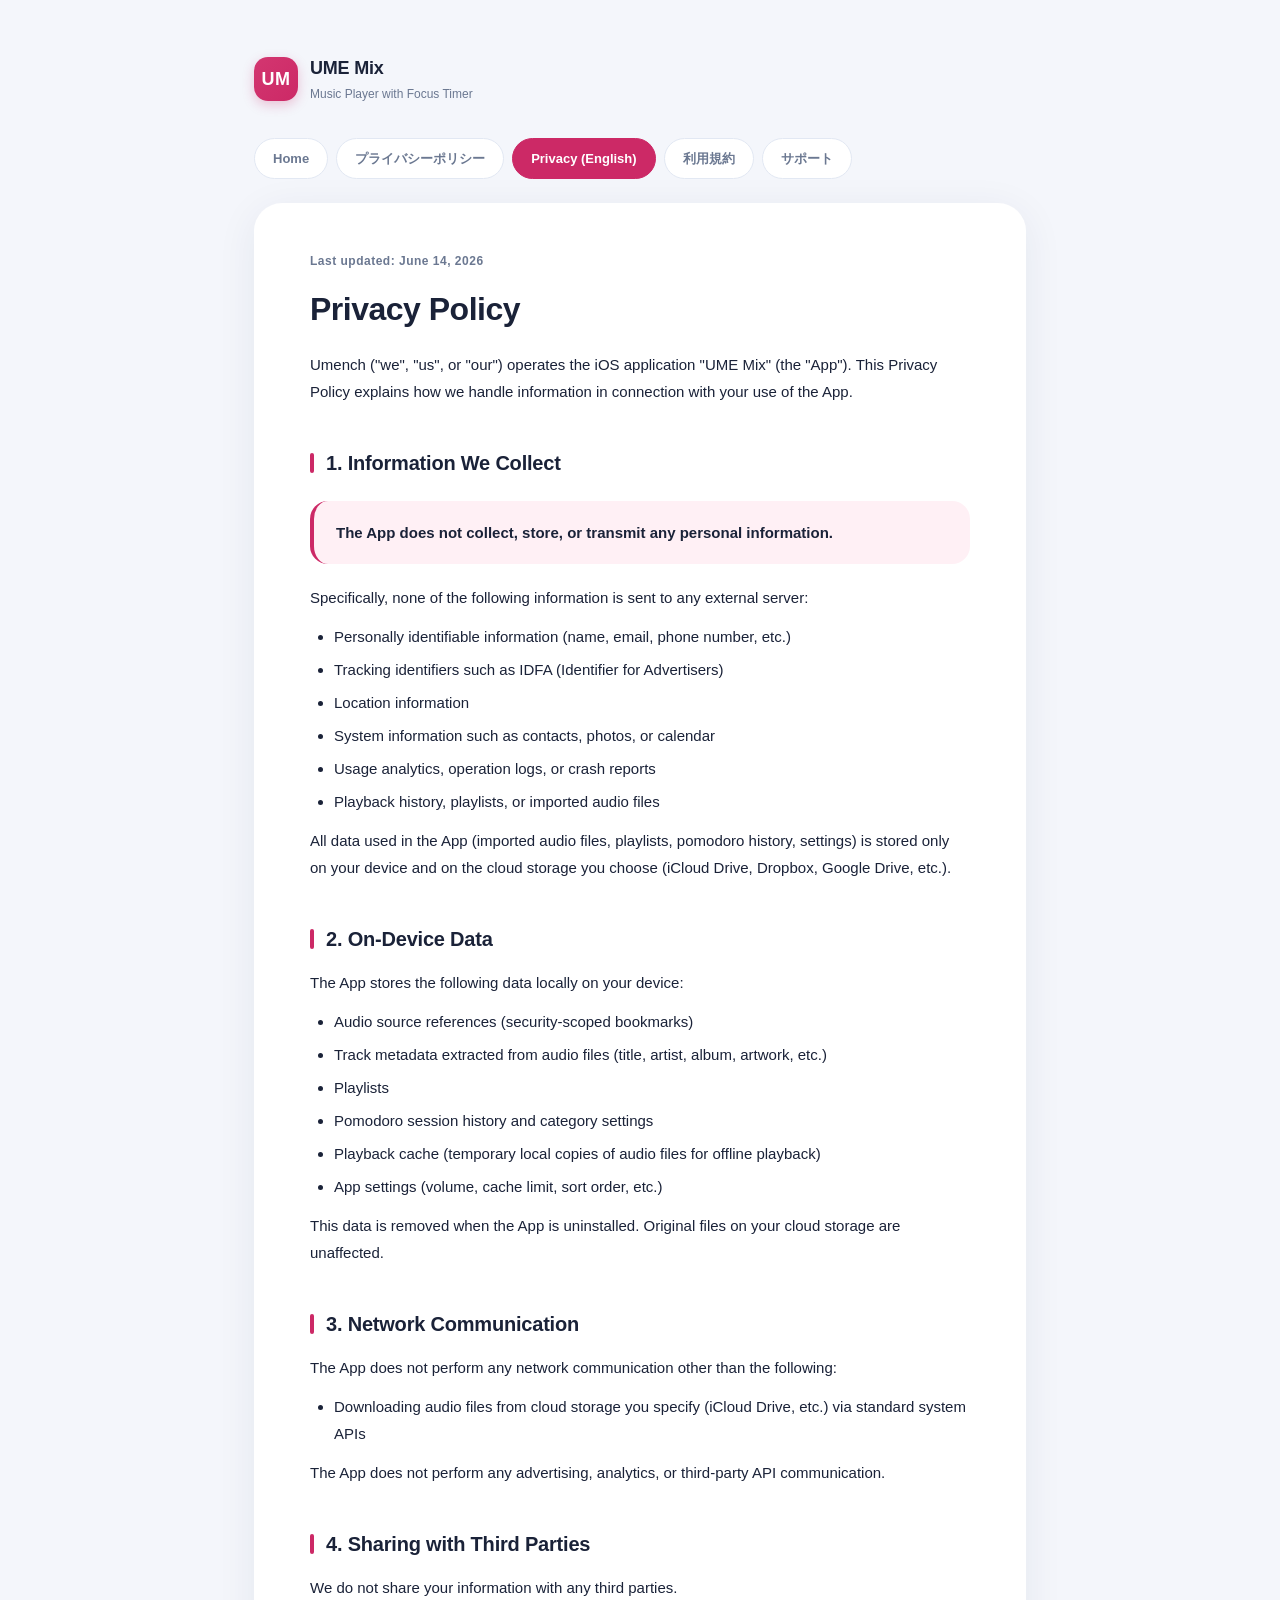
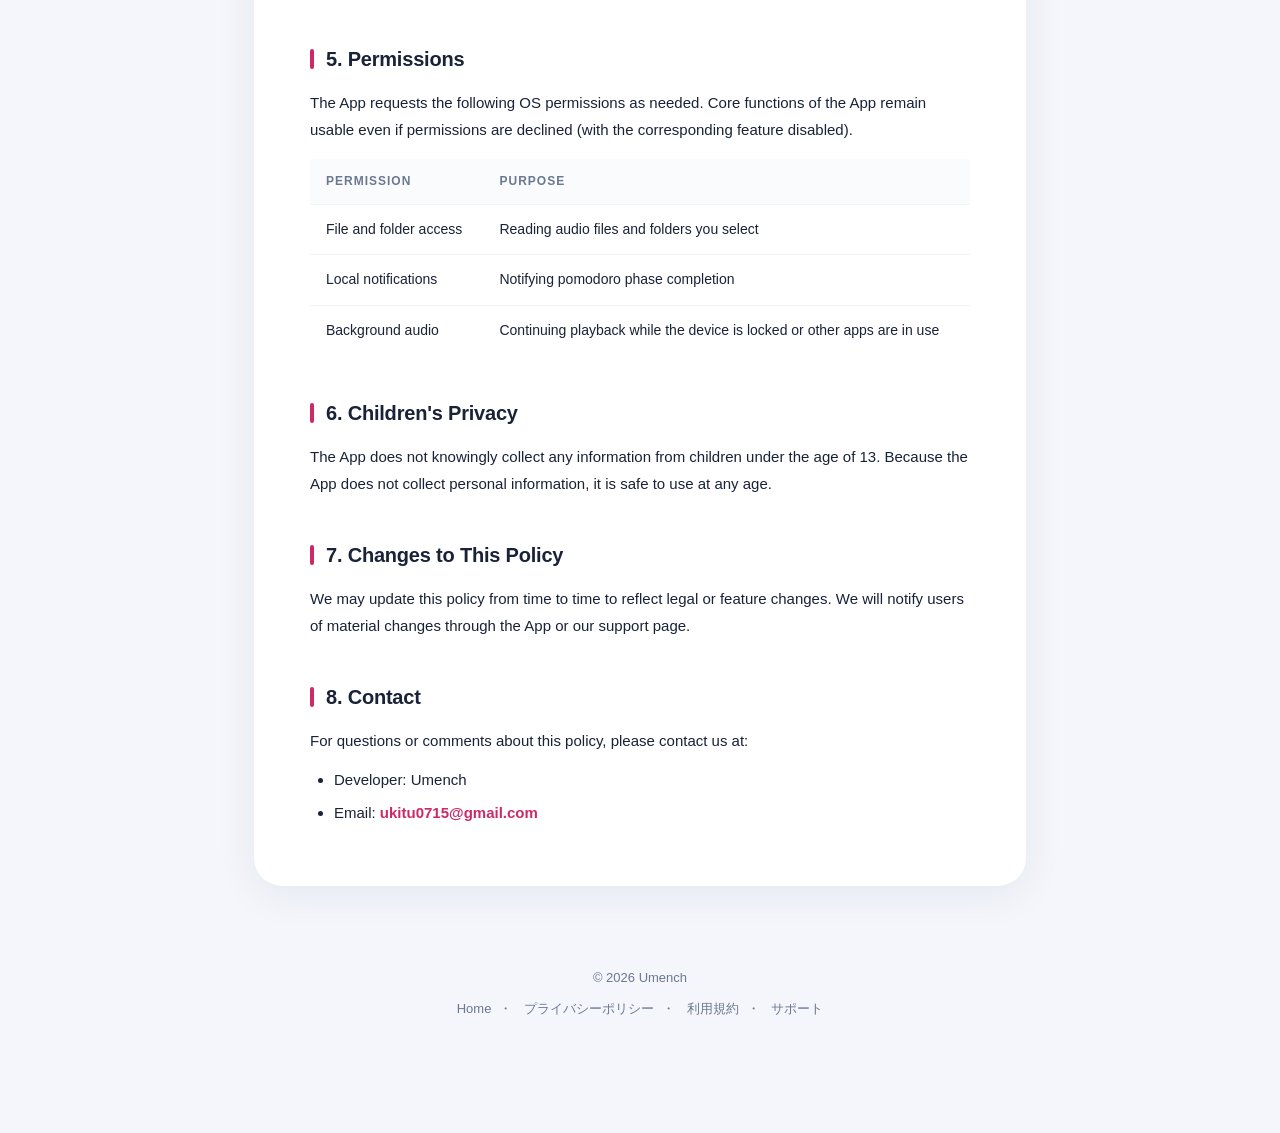
<file: privacy_en.html>
<!DOCTYPE html>
<html lang="en">
<head>
    <meta charset="UTF-8">
    <meta name="viewport" content="width=device-width, initial-scale=1.0">
    <meta name="description" content="UME Mix Privacy Policy. A privacy-first iOS music player that collects no data and sends nothing to external servers.">
    <title>Privacy Policy - UME Mix</title>
    <link rel="stylesheet" href="style.css">
</head>
<body>
    <div class="container">
        <header class="site-header">
            <div class="logo-mark">UM</div>
            <div>
                <div class="brand-name">UME Mix</div>
                <div class="brand-sub">Music Player with Focus Timer</div>
            </div>
        </header>

        <nav class="doc-nav">
            <a href="index.html">Home</a>
            <a href="privacy.html">プライバシーポリシー</a>
            <a href="privacy_en.html" class="active">Privacy (English)</a>
            <a href="terms.html">利用規約</a>
            <a href="support.html">サポート</a>
        </nav>

        <main class="doc-card">
            <div class="doc-meta">Last updated: June 14, 2026</div>
            <h1 class="doc-title">Privacy Policy</h1>
            <p class="doc-lead">
                Umench ("we", "us", or "our") operates the iOS application "UME Mix" (the "App"). This Privacy Policy explains how we handle information in connection with your use of the App.
            </p>

            <h2>1. Information We Collect</h2>
            <div class="callout">
                <p><strong>The App does not collect, store, or transmit any personal information.</strong></p>
            </div>
            <p>Specifically, none of the following information is sent to any external server:</p>
            <ul>
                <li>Personally identifiable information (name, email, phone number, etc.)</li>
                <li>Tracking identifiers such as IDFA (Identifier for Advertisers)</li>
                <li>Location information</li>
                <li>System information such as contacts, photos, or calendar</li>
                <li>Usage analytics, operation logs, or crash reports</li>
                <li>Playback history, playlists, or imported audio files</li>
            </ul>
            <p>All data used in the App (imported audio files, playlists, pomodoro history, settings) is stored only on your device and on the cloud storage you choose (iCloud Drive, Dropbox, Google Drive, etc.).</p>

            <h2>2. On-Device Data</h2>
            <p>The App stores the following data locally on your device:</p>
            <ul>
                <li>Audio source references (security-scoped bookmarks)</li>
                <li>Track metadata extracted from audio files (title, artist, album, artwork, etc.)</li>
                <li>Playlists</li>
                <li>Pomodoro session history and category settings</li>
                <li>Playback cache (temporary local copies of audio files for offline playback)</li>
                <li>App settings (volume, cache limit, sort order, etc.)</li>
            </ul>
            <p>This data is removed when the App is uninstalled. Original files on your cloud storage are unaffected.</p>

            <h2>3. Network Communication</h2>
            <p>The App does not perform any network communication other than the following:</p>
            <ul>
                <li>Downloading audio files from cloud storage you specify (iCloud Drive, etc.) via standard system APIs</li>
            </ul>
            <p>The App does not perform any advertising, analytics, or third-party API communication.</p>

            <h2>4. Sharing with Third Parties</h2>
            <p>We do not share your information with any third parties.</p>

            <h2>5. Permissions</h2>
            <p>The App requests the following OS permissions as needed. Core functions of the App remain usable even if permissions are declined (with the corresponding feature disabled).</p>
            <table>
                <thead>
                    <tr>
                        <th>Permission</th>
                        <th>Purpose</th>
                    </tr>
                </thead>
                <tbody>
                    <tr>
                        <td>File and folder access</td>
                        <td>Reading audio files and folders you select</td>
                    </tr>
                    <tr>
                        <td>Local notifications</td>
                        <td>Notifying pomodoro phase completion</td>
                    </tr>
                    <tr>
                        <td>Background audio</td>
                        <td>Continuing playback while the device is locked or other apps are in use</td>
                    </tr>
                </tbody>
            </table>

            <h2>6. Children's Privacy</h2>
            <p>The App does not knowingly collect any information from children under the age of 13. Because the App does not collect personal information, it is safe to use at any age.</p>

            <h2>7. Changes to This Policy</h2>
            <p>We may update this policy from time to time to reflect legal or feature changes. We will notify users of material changes through the App or our support page.</p>

            <h2>8. Contact</h2>
            <p>For questions or comments about this policy, please contact us at:</p>
            <ul>
                <li>Developer: Umench</li>
                <li>Email: <a href="mailto:ukitu0715@gmail.com">ukitu0715@gmail.com</a></li>
            </ul>
        </main>

        <footer class="site-footer">
            <div>© 2026 Umench</div>
            <div style="margin-top: 8px;">
                <a href="index.html">Home</a>・
                <a href="privacy.html">プライバシーポリシー</a>・
                <a href="terms.html">利用規約</a>・
                <a href="support.html">サポート</a>
            </div>
        </footer>
    </div>
</body>
</html>
</file>
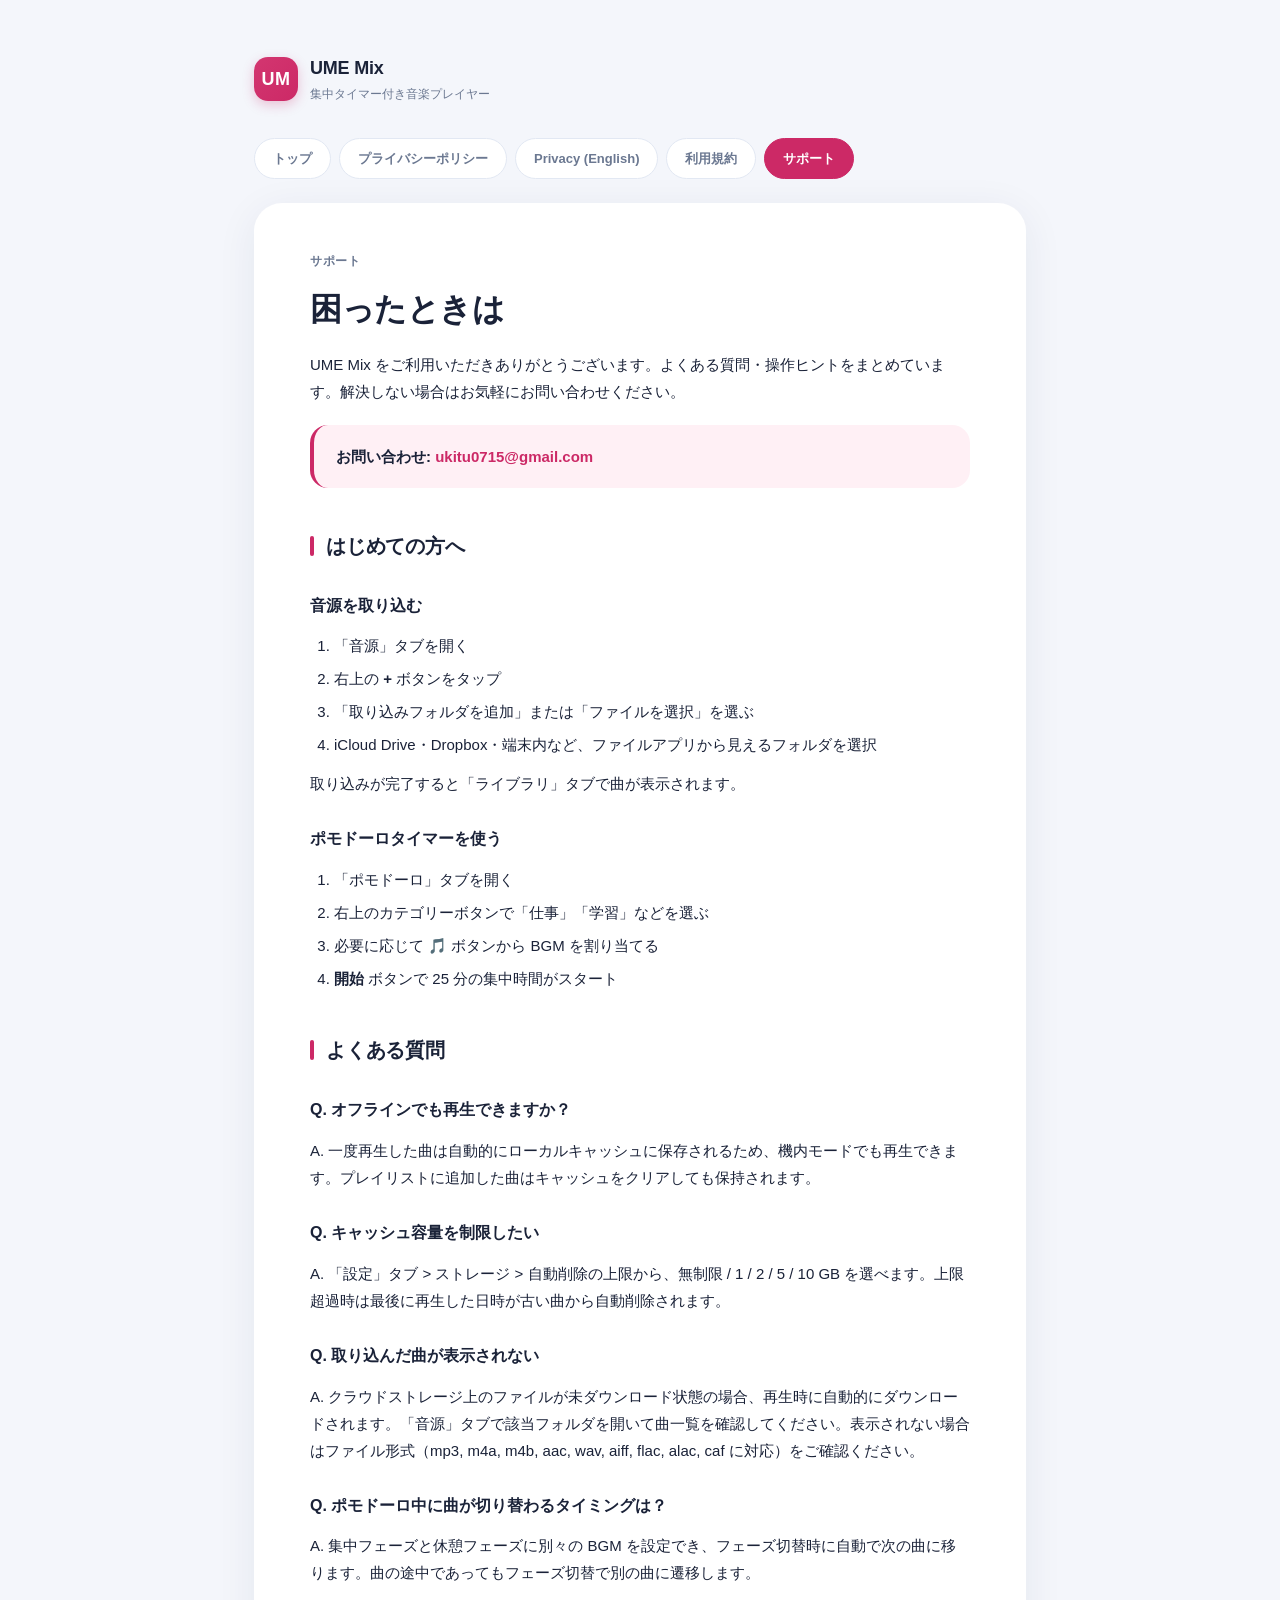
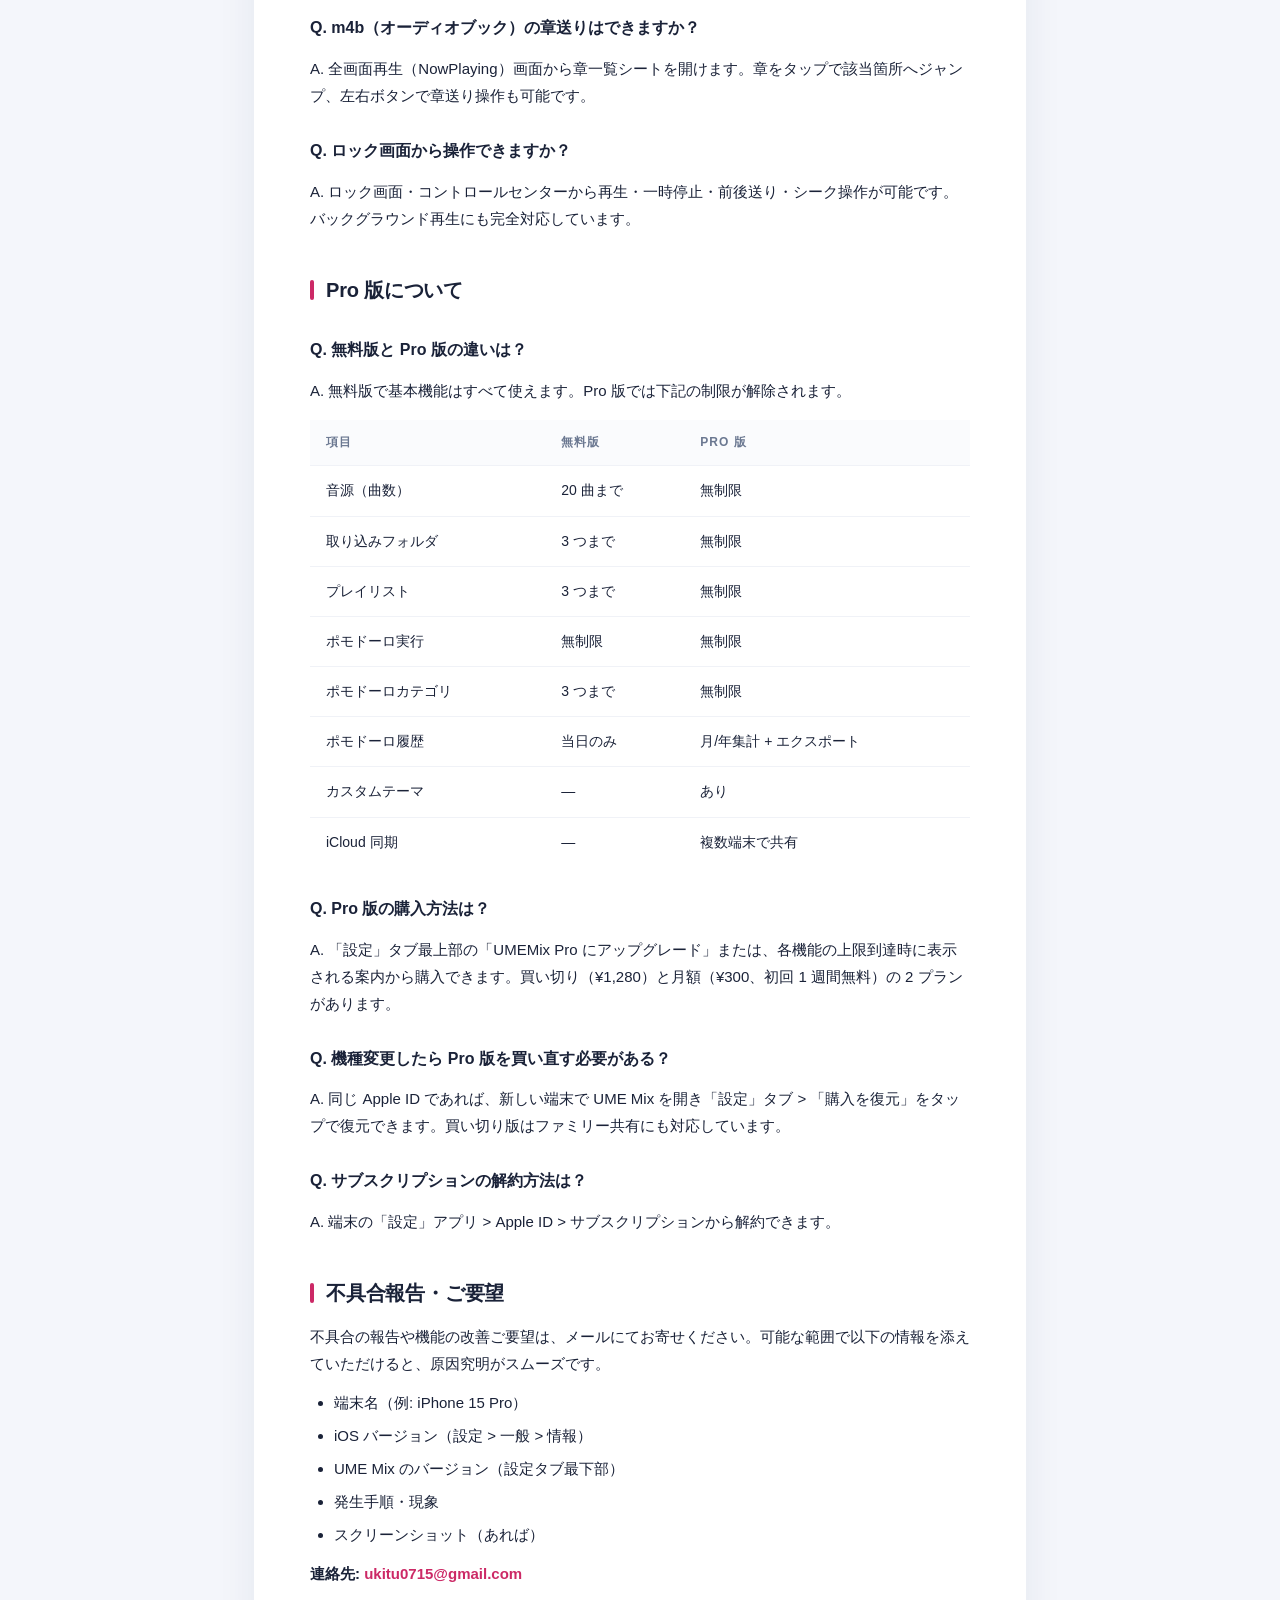
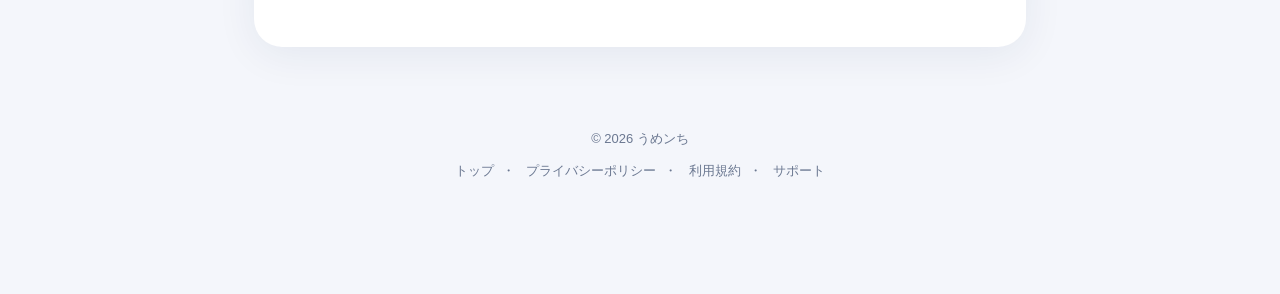
<file: support.html>
<!DOCTYPE html>
<html lang="ja">
<head>
    <meta charset="UTF-8">
    <meta name="viewport" content="width=device-width, initial-scale=1.0">
    <meta name="description" content="UME Mix のサポートページ。よくある質問、操作ヒント、お問い合わせ先。">
    <title>サポート - UME Mix</title>
    <link rel="stylesheet" href="style.css">
</head>
<body>
    <div class="container">
        <header class="site-header">
            <div class="logo-mark">UM</div>
            <div>
                <div class="brand-name">UME Mix</div>
                <div class="brand-sub">集中タイマー付き音楽プレイヤー</div>
            </div>
        </header>

        <nav class="doc-nav">
            <a href="index.html">トップ</a>
            <a href="privacy.html">プライバシーポリシー</a>
            <a href="privacy_en.html">Privacy (English)</a>
            <a href="terms.html">利用規約</a>
            <a href="support.html" class="active">サポート</a>
        </nav>

        <main class="doc-card">
            <div class="doc-meta">サポート</div>
            <h1 class="doc-title">困ったときは</h1>
            <p class="doc-lead">
                UME Mix をご利用いただきありがとうございます。よくある質問・操作ヒントをまとめています。解決しない場合はお気軽にお問い合わせください。
            </p>

            <div class="callout">
                <p><strong>お問い合わせ:</strong> <a href="mailto:ukitu0715@gmail.com">ukitu0715@gmail.com</a></p>
            </div>

            <h2>はじめての方へ</h2>
            <h3>音源を取り込む</h3>
            <ol>
                <li>「音源」タブを開く</li>
                <li>右上の <strong>+</strong> ボタンをタップ</li>
                <li>「取り込みフォルダを追加」または「ファイルを選択」を選ぶ</li>
                <li>iCloud Drive・Dropbox・端末内など、ファイルアプリから見えるフォルダを選択</li>
            </ol>
            <p>取り込みが完了すると「ライブラリ」タブで曲が表示されます。</p>

            <h3>ポモドーロタイマーを使う</h3>
            <ol>
                <li>「ポモドーロ」タブを開く</li>
                <li>右上のカテゴリーボタンで「仕事」「学習」などを選ぶ</li>
                <li>必要に応じて 🎵 ボタンから BGM を割り当てる</li>
                <li><strong>開始</strong> ボタンで 25 分の集中時間がスタート</li>
            </ol>

            <h2>よくある質問</h2>

            <h3>Q. オフラインでも再生できますか？</h3>
            <p>A. 一度再生した曲は自動的にローカルキャッシュに保存されるため、機内モードでも再生できます。プレイリストに追加した曲はキャッシュをクリアしても保持されます。</p>

            <h3>Q. キャッシュ容量を制限したい</h3>
            <p>A. 「設定」タブ &gt; ストレージ &gt; 自動削除の上限から、無制限 / 1 / 2 / 5 / 10 GB を選べます。上限超過時は最後に再生した日時が古い曲から自動削除されます。</p>

            <h3>Q. 取り込んだ曲が表示されない</h3>
            <p>A. クラウドストレージ上のファイルが未ダウンロード状態の場合、再生時に自動的にダウンロードされます。「音源」タブで該当フォルダを開いて曲一覧を確認してください。表示されない場合はファイル形式（mp3, m4a, m4b, aac, wav, aiff, flac, alac, caf に対応）をご確認ください。</p>

            <h3>Q. ポモドーロ中に曲が切り替わるタイミングは？</h3>
            <p>A. 集中フェーズと休憩フェーズに別々の BGM を設定でき、フェーズ切替時に自動で次の曲に移ります。曲の途中であってもフェーズ切替で別の曲に遷移します。</p>

            <h3>Q. m4b（オーディオブック）の章送りはできますか？</h3>
            <p>A. 全画面再生（NowPlaying）画面から章一覧シートを開けます。章をタップで該当箇所へジャンプ、左右ボタンで章送り操作も可能です。</p>

            <h3>Q. ロック画面から操作できますか？</h3>
            <p>A. ロック画面・コントロールセンターから再生・一時停止・前後送り・シーク操作が可能です。バックグラウンド再生にも完全対応しています。</p>

            <h2>Pro 版について</h2>

            <h3>Q. 無料版と Pro 版の違いは？</h3>
            <p>A. 無料版で基本機能はすべて使えます。Pro 版では下記の制限が解除されます。</p>
            <table>
                <thead>
                    <tr>
                        <th>項目</th>
                        <th>無料版</th>
                        <th>Pro 版</th>
                    </tr>
                </thead>
                <tbody>
                    <tr>
                        <td>音源（曲数）</td>
                        <td>20 曲まで</td>
                        <td>無制限</td>
                    </tr>
                    <tr>
                        <td>取り込みフォルダ</td>
                        <td>3 つまで</td>
                        <td>無制限</td>
                    </tr>
                    <tr>
                        <td>プレイリスト</td>
                        <td>3 つまで</td>
                        <td>無制限</td>
                    </tr>
                    <tr>
                        <td>ポモドーロ実行</td>
                        <td>無制限</td>
                        <td>無制限</td>
                    </tr>
                    <tr>
                        <td>ポモドーロカテゴリ</td>
                        <td>3 つまで</td>
                        <td>無制限</td>
                    </tr>
                    <tr>
                        <td>ポモドーロ履歴</td>
                        <td>当日のみ</td>
                        <td>月/年集計 + エクスポート</td>
                    </tr>
                    <tr>
                        <td>カスタムテーマ</td>
                        <td>—</td>
                        <td>あり</td>
                    </tr>
                    <tr>
                        <td>iCloud 同期</td>
                        <td>—</td>
                        <td>複数端末で共有</td>
                    </tr>
                </tbody>
            </table>

            <h3>Q. Pro 版の購入方法は？</h3>
            <p>A. 「設定」タブ最上部の「UMEMix Pro にアップグレード」または、各機能の上限到達時に表示される案内から購入できます。買い切り（¥1,280）と月額（¥300、初回 1 週間無料）の 2 プランがあります。</p>

            <h3>Q. 機種変更したら Pro 版を買い直す必要がある？</h3>
            <p>A. 同じ Apple ID であれば、新しい端末で UME Mix を開き「設定」タブ &gt; 「購入を復元」をタップで復元できます。買い切り版はファミリー共有にも対応しています。</p>

            <h3>Q. サブスクリプションの解約方法は？</h3>
            <p>A. 端末の「設定」アプリ &gt; Apple ID &gt; サブスクリプションから解約できます。</p>

            <h2>不具合報告・ご要望</h2>
            <p>不具合の報告や機能の改善ご要望は、メールにてお寄せください。可能な範囲で以下の情報を添えていただけると、原因究明がスムーズです。</p>
            <ul>
                <li>端末名（例: iPhone 15 Pro）</li>
                <li>iOS バージョン（設定 &gt; 一般 &gt; 情報）</li>
                <li>UME Mix のバージョン（設定タブ最下部）</li>
                <li>発生手順・現象</li>
                <li>スクリーンショット（あれば）</li>
            </ul>
            <p><strong>連絡先:</strong> <a href="mailto:ukitu0715@gmail.com">ukitu0715@gmail.com</a></p>
        </main>

        <footer class="site-footer">
            <div>© 2026 うめンち</div>
            <div style="margin-top: 8px;">
                <a href="index.html">トップ</a>・
                <a href="privacy.html">プライバシーポリシー</a>・
                <a href="terms.html">利用規約</a>・
                <a href="support.html">サポート</a>
            </div>
        </footer>
    </div>
</body>
</html>
</file>
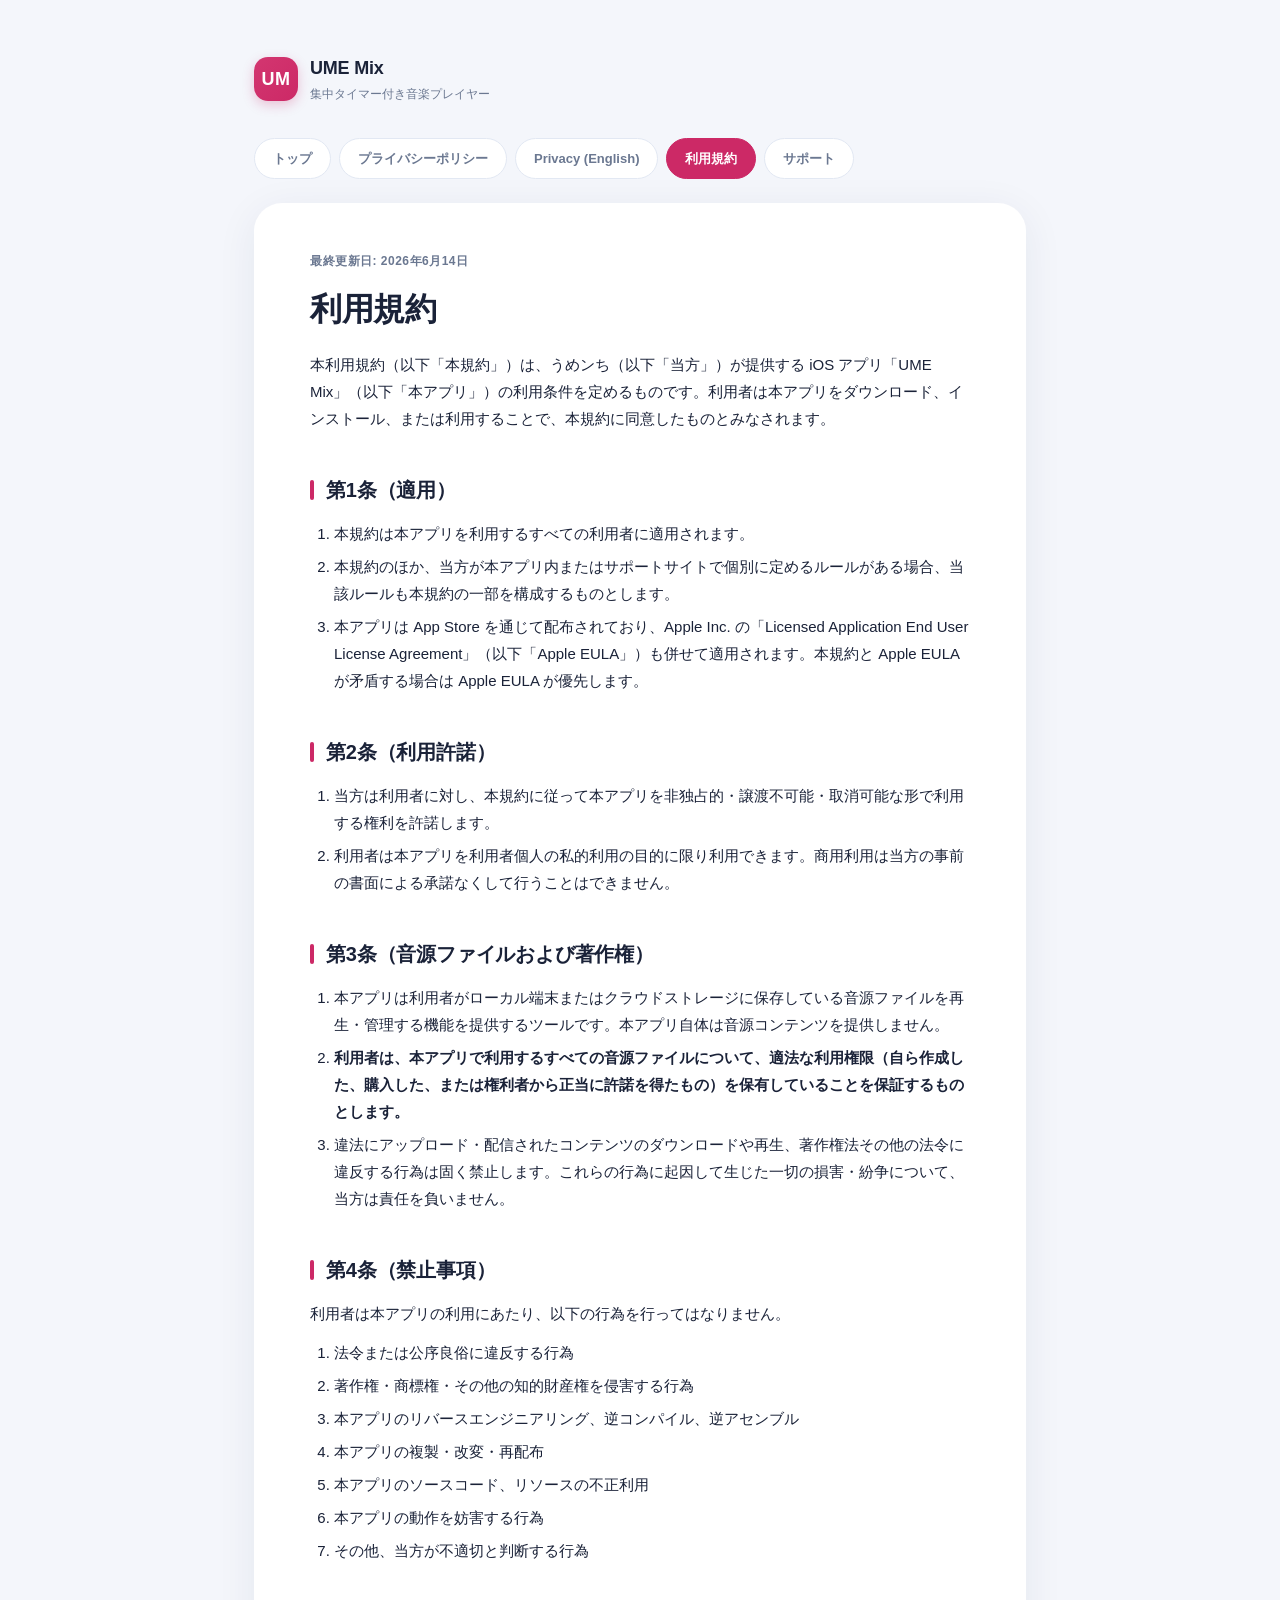
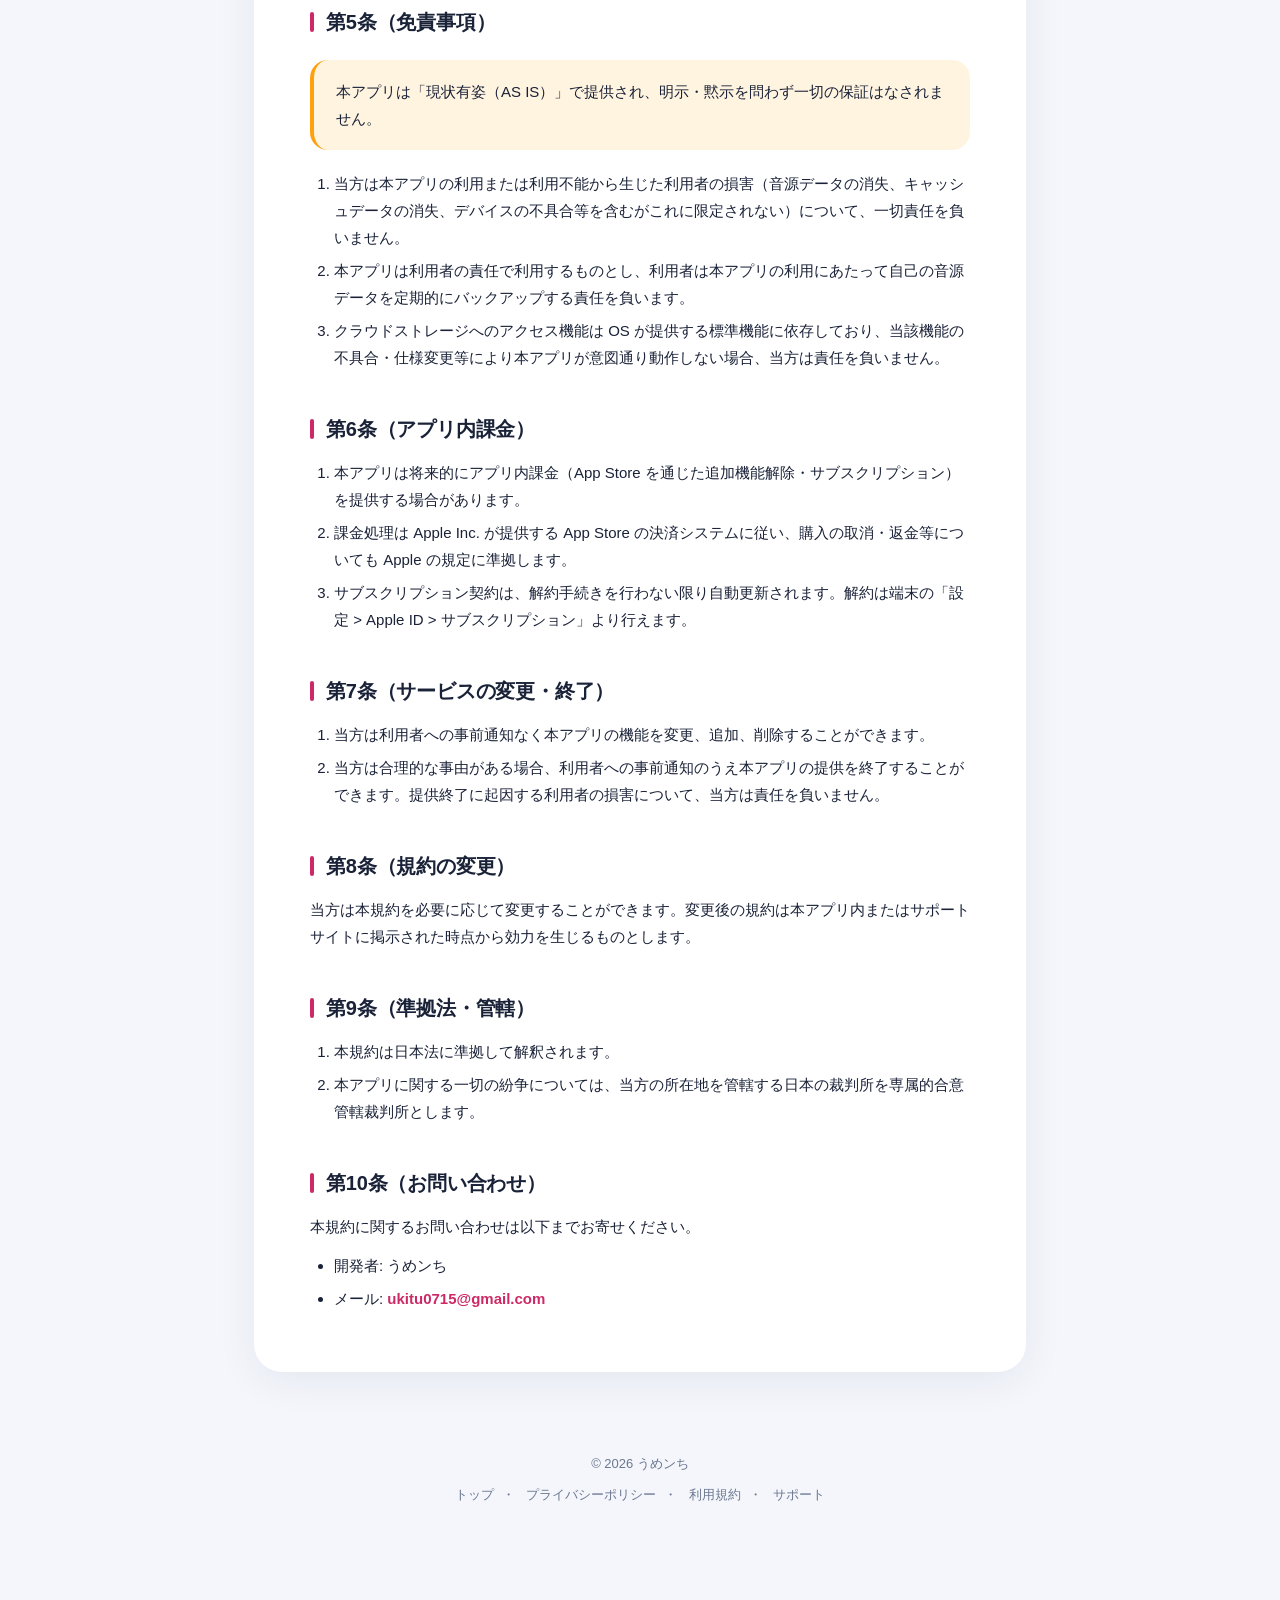
<file: terms.html>
<!DOCTYPE html>
<html lang="ja">
<head>
    <meta charset="UTF-8">
    <meta name="viewport" content="width=device-width, initial-scale=1.0">
    <meta name="description" content="UME Mix の利用規約。本アプリの利用条件について定めています。">
    <title>利用規約 - UME Mix</title>
    <link rel="stylesheet" href="style.css">
</head>
<body>
    <div class="container">
        <header class="site-header">
            <div class="logo-mark">UM</div>
            <div>
                <div class="brand-name">UME Mix</div>
                <div class="brand-sub">集中タイマー付き音楽プレイヤー</div>
            </div>
        </header>

        <nav class="doc-nav">
            <a href="index.html">トップ</a>
            <a href="privacy.html">プライバシーポリシー</a>
            <a href="privacy_en.html">Privacy (English)</a>
            <a href="terms.html" class="active">利用規約</a>
            <a href="support.html">サポート</a>
        </nav>

        <main class="doc-card">
            <div class="doc-meta">最終更新日: 2026年6月14日</div>
            <h1 class="doc-title">利用規約</h1>
            <p class="doc-lead">
                本利用規約（以下「本規約」）は、うめンち（以下「当方」）が提供する iOS アプリ「UME Mix」（以下「本アプリ」）の利用条件を定めるものです。利用者は本アプリをダウンロード、インストール、または利用することで、本規約に同意したものとみなされます。
            </p>

            <h2>第1条（適用）</h2>
            <ol>
                <li>本規約は本アプリを利用するすべての利用者に適用されます。</li>
                <li>本規約のほか、当方が本アプリ内またはサポートサイトで個別に定めるルールがある場合、当該ルールも本規約の一部を構成するものとします。</li>
                <li>本アプリは App Store を通じて配布されており、Apple Inc. の「Licensed Application End User License Agreement」（以下「Apple EULA」）も併せて適用されます。本規約と Apple EULA が矛盾する場合は Apple EULA が優先します。</li>
            </ol>

            <h2>第2条（利用許諾）</h2>
            <ol>
                <li>当方は利用者に対し、本規約に従って本アプリを非独占的・譲渡不可能・取消可能な形で利用する権利を許諾します。</li>
                <li>利用者は本アプリを利用者個人の私的利用の目的に限り利用できます。商用利用は当方の事前の書面による承諾なくして行うことはできません。</li>
            </ol>

            <h2>第3条（音源ファイルおよび著作権）</h2>
            <ol>
                <li>本アプリは利用者がローカル端末またはクラウドストレージに保存している音源ファイルを再生・管理する機能を提供するツールです。本アプリ自体は音源コンテンツを提供しません。</li>
                <li><strong>利用者は、本アプリで利用するすべての音源ファイルについて、適法な利用権限（自ら作成した、購入した、または権利者から正当に許諾を得たもの）を保有していることを保証するものとします。</strong></li>
                <li>違法にアップロード・配信されたコンテンツのダウンロードや再生、著作権法その他の法令に違反する行為は固く禁止します。これらの行為に起因して生じた一切の損害・紛争について、当方は責任を負いません。</li>
            </ol>

            <h2>第4条（禁止事項）</h2>
            <p>利用者は本アプリの利用にあたり、以下の行為を行ってはなりません。</p>
            <ol>
                <li>法令または公序良俗に違反する行為</li>
                <li>著作権・商標権・その他の知的財産権を侵害する行為</li>
                <li>本アプリのリバースエンジニアリング、逆コンパイル、逆アセンブル</li>
                <li>本アプリの複製・改変・再配布</li>
                <li>本アプリのソースコード、リソースの不正利用</li>
                <li>本アプリの動作を妨害する行為</li>
                <li>その他、当方が不適切と判断する行為</li>
            </ol>

            <h2>第5条（免責事項）</h2>
            <div class="callout callout-amber">
                <p>本アプリは「現状有姿（AS IS）」で提供され、明示・黙示を問わず一切の保証はなされません。</p>
            </div>
            <ol>
                <li>当方は本アプリの利用または利用不能から生じた利用者の損害（音源データの消失、キャッシュデータの消失、デバイスの不具合等を含むがこれに限定されない）について、一切責任を負いません。</li>
                <li>本アプリは利用者の責任で利用するものとし、利用者は本アプリの利用にあたって自己の音源データを定期的にバックアップする責任を負います。</li>
                <li>クラウドストレージへのアクセス機能は OS が提供する標準機能に依存しており、当該機能の不具合・仕様変更等により本アプリが意図通り動作しない場合、当方は責任を負いません。</li>
            </ol>

            <h2>第6条（アプリ内課金）</h2>
            <ol>
                <li>本アプリは将来的にアプリ内課金（App Store を通じた追加機能解除・サブスクリプション）を提供する場合があります。</li>
                <li>課金処理は Apple Inc. が提供する App Store の決済システムに従い、購入の取消・返金等についても Apple の規定に準拠します。</li>
                <li>サブスクリプション契約は、解約手続きを行わない限り自動更新されます。解約は端末の「設定 &gt; Apple ID &gt; サブスクリプション」より行えます。</li>
            </ol>

            <h2>第7条（サービスの変更・終了）</h2>
            <ol>
                <li>当方は利用者への事前通知なく本アプリの機能を変更、追加、削除することができます。</li>
                <li>当方は合理的な事由がある場合、利用者への事前通知のうえ本アプリの提供を終了することができます。提供終了に起因する利用者の損害について、当方は責任を負いません。</li>
            </ol>

            <h2>第8条（規約の変更）</h2>
            <p>当方は本規約を必要に応じて変更することができます。変更後の規約は本アプリ内またはサポートサイトに掲示された時点から効力を生じるものとします。</p>

            <h2>第9条（準拠法・管轄）</h2>
            <ol>
                <li>本規約は日本法に準拠して解釈されます。</li>
                <li>本アプリに関する一切の紛争については、当方の所在地を管轄する日本の裁判所を専属的合意管轄裁判所とします。</li>
            </ol>

            <h2>第10条（お問い合わせ）</h2>
            <p>本規約に関するお問い合わせは以下までお寄せください。</p>
            <ul>
                <li>開発者: うめンち</li>
                <li>メール: <a href="mailto:ukitu0715@gmail.com">ukitu0715@gmail.com</a></li>
            </ul>
        </main>

        <footer class="site-footer">
            <div>© 2026 うめンち</div>
            <div style="margin-top: 8px;">
                <a href="index.html">トップ</a>・
                <a href="privacy.html">プライバシーポリシー</a>・
                <a href="terms.html">利用規約</a>・
                <a href="support.html">サポート</a>
            </div>
        </footer>
    </div>
</body>
</html>
</file>
<file: style.css>
:root {
    --bg: #f4f6fb;
    --card: #ffffff;
    --subcard: #fafbfd;
    --accent: #cc2966;
    --accent-hover: #b22357;
    --accent-soft: #fff0f5;
    --amber: #ffa00f;
    --amber-soft: #fff4e0;
    --text: #1a2238;
    --text-sub: #6b7891;
    --border: #e2e8f3;
    --border-soft: #f0f2f7;
}

* {
    box-sizing: border-box;
}

html {
    scroll-behavior: smooth;
}

body {
    margin: 0;
    padding: 0;
    background: var(--bg);
    color: var(--text);
    font-family: "Hiragino Sans", "Yu Gothic", "Inter", -apple-system, BlinkMacSystemFont, sans-serif;
    font-size: 15px;
    line-height: 1.8;
    -webkit-font-smoothing: antialiased;
    -moz-osx-font-smoothing: grayscale;
}

.container {
    max-width: 820px;
    margin: 0 auto;
    padding: 32px 24px 80px;
}

/* ヘッダー */
.site-header {
    display: flex;
    align-items: center;
    gap: 12px;
    padding: 20px 0 32px;
}

.logo-mark {
    width: 44px;
    height: 44px;
    border-radius: 14px;
    background: linear-gradient(135deg, #d33670 0%, var(--accent) 100%);
    color: #fff;
    display: flex;
    align-items: center;
    justify-content: center;
    font-weight: 700;
    font-size: 18px;
    letter-spacing: 0.5px;
    box-shadow: 0 4px 12px rgba(204, 41, 102, 0.25);
    flex-shrink: 0;
}

.brand-name {
    font-size: 18px;
    font-weight: 700;
    letter-spacing: -0.2px;
}

.brand-sub {
    font-size: 12px;
    color: var(--text-sub);
    font-weight: 500;
}

/* ナビ */
.doc-nav {
    display: flex;
    flex-wrap: wrap;
    gap: 8px;
    margin-bottom: 24px;
}

.doc-nav a {
    padding: 8px 18px;
    border-radius: 100px;
    background: var(--card);
    color: var(--text-sub);
    text-decoration: none;
    font-size: 13px;
    font-weight: 600;
    border: 1px solid var(--border);
    transition: all 0.2s;
}

.doc-nav a:hover {
    color: var(--accent);
    border-color: var(--accent-soft);
    background: var(--accent-soft);
}

.doc-nav a.active {
    background: var(--accent);
    color: #fff;
    border-color: var(--accent);
}

/* メインカード */
.doc-card {
    background: var(--card);
    border-radius: 28px;
    padding: 48px 56px;
    box-shadow: 0 8px 40px rgba(20, 40, 90, 0.07);
}

.doc-meta {
    font-size: 12px;
    color: var(--text-sub);
    margin-bottom: 8px;
    font-weight: 600;
    letter-spacing: 0.5px;
}

.doc-title {
    font-size: 32px;
    font-weight: 700;
    letter-spacing: -0.5px;
    margin: 0 0 12px;
    color: var(--text);
}

.doc-lead {
    font-size: 15px;
    color: var(--text-sub);
    margin-bottom: 32px;
    line-height: 1.8;
}

.doc-card h2 {
    font-size: 20px;
    font-weight: 700;
    margin: 40px 0 12px;
    color: var(--text);
    letter-spacing: -0.2px;
    position: relative;
    padding-left: 16px;
}

.doc-card h2::before {
    content: "";
    position: absolute;
    left: 0;
    top: 8px;
    bottom: 8px;
    width: 4px;
    background: var(--accent);
    border-radius: 100px;
}

.doc-card h3 {
    font-size: 16px;
    font-weight: 700;
    margin: 28px 0 8px;
    color: var(--text);
}

.doc-card p {
    margin: 12px 0;
    color: var(--text);
}

.doc-card ul,
.doc-card ol {
    padding-left: 24px;
    margin: 12px 0;
}

.doc-card li {
    margin: 6px 0;
}

.doc-card strong {
    color: var(--text);
    font-weight: 700;
}

.doc-card a {
    color: var(--accent);
    text-decoration: none;
    font-weight: 600;
}

.doc-card a:hover {
    text-decoration: underline;
}

/* テーブル */
.doc-card table {
    width: 100%;
    border-collapse: collapse;
    margin: 16px 0;
    font-size: 14px;
}

.doc-card th,
.doc-card td {
    text-align: left;
    padding: 12px 16px;
    border-bottom: 1px solid var(--border-soft);
}

.doc-card th {
    font-size: 12px;
    text-transform: uppercase;
    letter-spacing: 1px;
    color: var(--text-sub);
    background: var(--subcard);
}

.doc-card tr:last-child td {
    border-bottom: none;
}

/* コールアウト */
.callout {
    background: var(--accent-soft);
    border-radius: 18px;
    padding: 18px 22px;
    margin: 20px 0;
    border-left: 4px solid var(--accent);
}

.callout p {
    margin: 0;
    color: var(--text);
    font-weight: 500;
}

.callout-amber {
    background: var(--amber-soft);
    border-left-color: var(--amber);
}

/* フッター */
.site-footer {
    margin-top: 48px;
    padding: 32px 24px;
    text-align: center;
    font-size: 13px;
    color: var(--text-sub);
}

.site-footer a {
    color: var(--text-sub);
    text-decoration: none;
    margin: 0 8px;
}

.site-footer a:hover {
    color: var(--accent);
}

/* レスポンシブ */
@media (max-width: 720px) {
    .container {
        padding: 16px 12px 60px;
    }

    .doc-card {
        padding: 32px 24px;
        border-radius: 22px;
    }

    .doc-title {
        font-size: 24px;
    }

    .doc-card h2 {
        font-size: 18px;
    }
}
</file>
